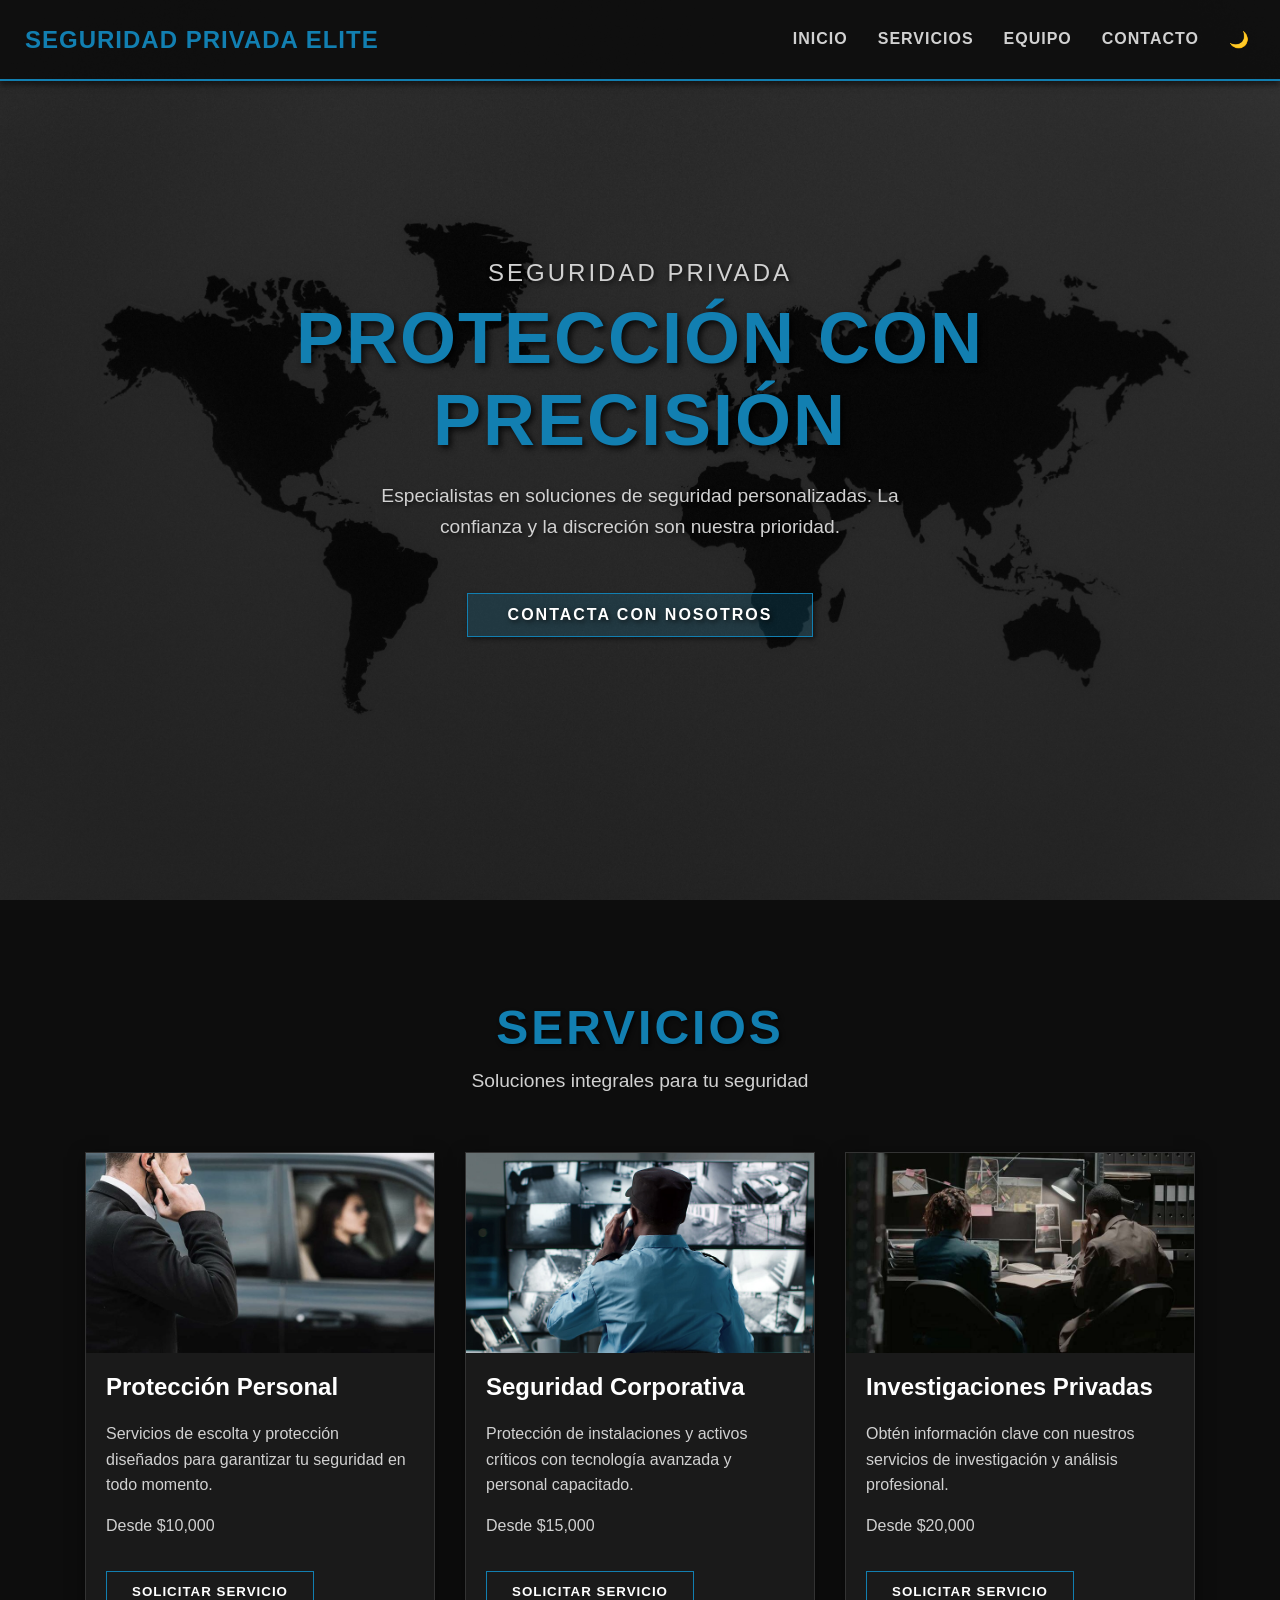
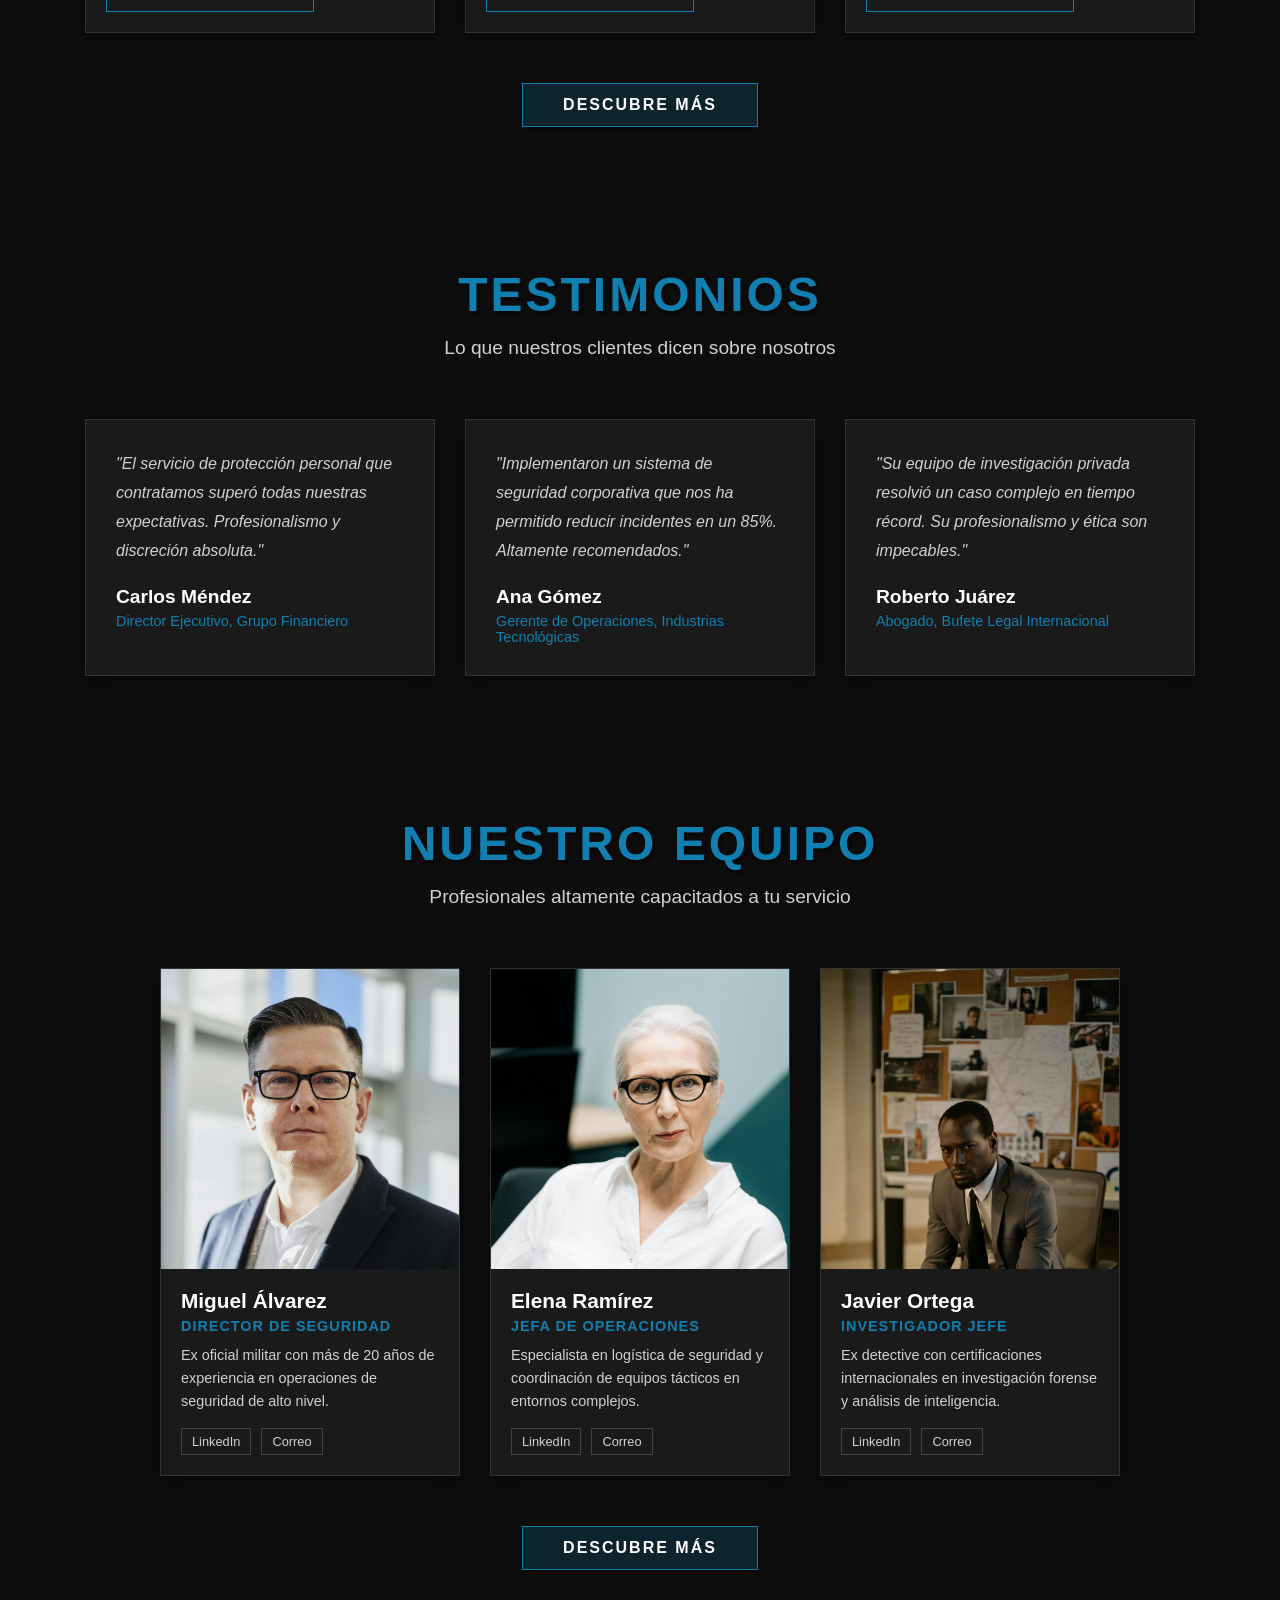
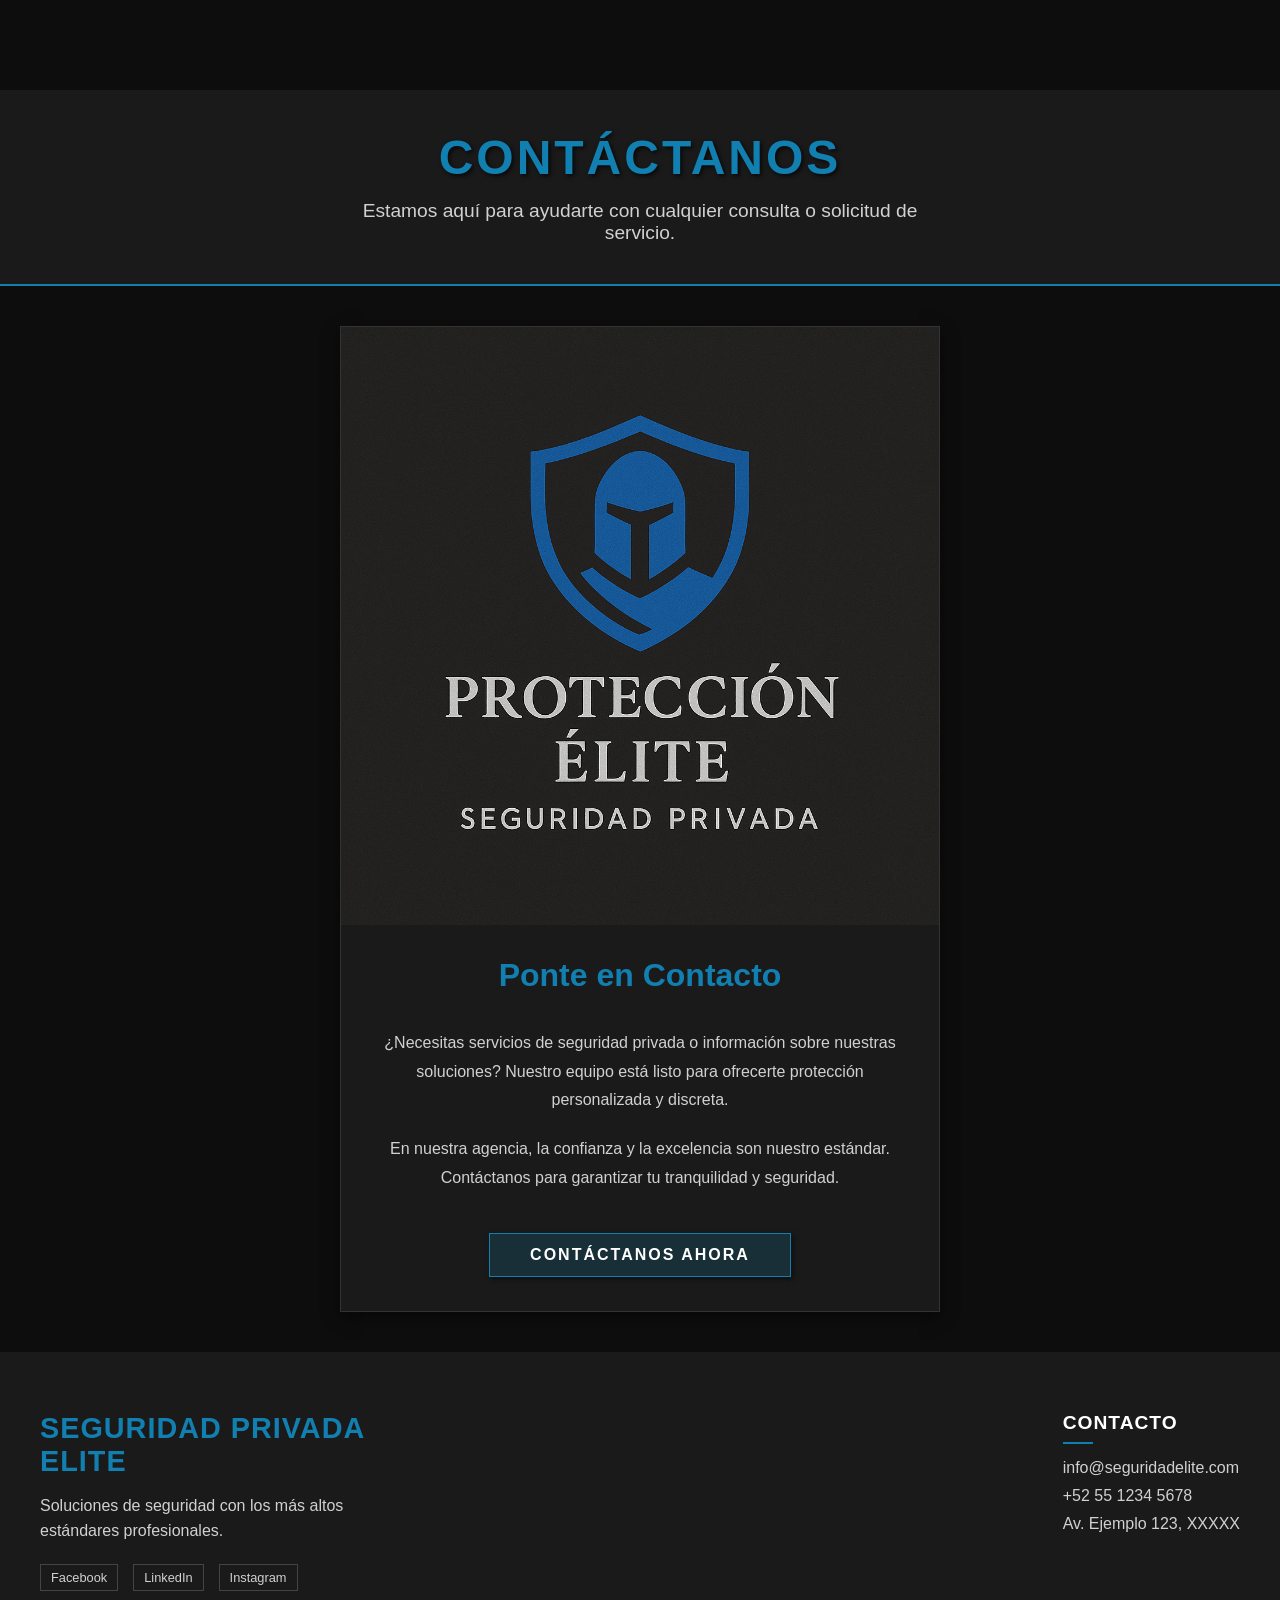
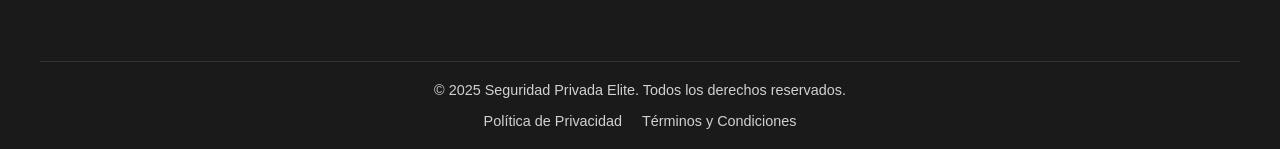
<file: index.html>
<!DOCTYPE html>
<html lang="es">
<head>
    <meta charset="UTF-8">
    <meta name="viewport" content="width=device-width, initial-scale=1.0">
    <title>Seguridad Privada Elite</title>
    <script src="js/theme-mode.js"></script>
    <link rel="stylesheet" href="css/styles.css">
    <link rel="icon" href="imagenes/Logo.png" type="image/webp">
</head>
<body>
    
    <div class="container">
        <div class="logo">
            Seguridad Privada Elite
        </div>
        <nav class="nav">
            <a href="index.html">Inicio</a>
            <a href="servicios.html">Servicios</a>
            <a href="equipo.html">Equipo</a>
            <a href="contacto.html">Contacto</a>
            <a href="#" id="toggle-mode" >🌙</a>     
        </nav>
    </div>

    <section class="hero">
        <div class="hero-text">
            <h4>Seguridad Privada</h4>
            <h1>Protección con Precisión</h1>
            <p>Especialistas en soluciones de seguridad personalizadas. La confianza y la discreción son nuestra prioridad.</p>
            <a href="contacto.html" class="btn">Contacta con Nosotros</a>
        </div>
    </section>
<!--------------------------------------------
                    SERVICIOS
---------------------------------------------->
    <section class="page">
        <div class="header">
            <h1>Servicios</h1>
            <p>Soluciones integrales para tu seguridad</p>
        </div>
        <div class="content">
            <div class="card">
                <div class="imagen">
                    <img src="imagenes/Escolta-de-Seguridad-Privada-.jpeg" alt="Protección Personal">
                </div>
                <div class="text">
                    <h2>Protección Personal</h2>
                    <p>Servicios de escolta y protección diseñados para garantizar tu seguridad en todo momento.</p>
                    <p>Desde $10,000</p><br>
                    <button><a href="contacto.html">Solicitar Servicio</a></button>
                </div>
            </div>
            <div class="card">
                <div class="imagen">
                    <img src="imagenes/operador-videowall-centro-de-monitoreo.jpg" alt="Seguridad Corporativa">
                </div>
                <div class="text">
                    <h2>Seguridad Corporativa</h2>
                    <p>Protección de instalaciones y activos críticos con tecnología avanzada y personal capacitado.</p>
                    <p>Desde $15,000</p><br>
                    <button><a href="contacto.html">Solicitar Servicio</a></button>
                </div>
            </div>
            <div class="card">
                <div class="imagen">
                    <img src="imagenes/investigacion-privada.jpg" alt="Investigaciones Privadas">
                </div>
                <div class="text">
                    <h2>Investigaciones Privadas</h2>
                    <p>Obtén información clave con nuestros servicios de investigación y análisis profesional.</p>
                    <p>Desde $20,000</p><br>
                    <button><a href="contacto.html">Solicitar Servicio</a></button>
                </div>
            </div>
            <a href="servicios.html" class="btn">Descubre Más</a>
        </div>
    </section>
<!--------------------------------------------
                    TESTIMONIOS
---------------------------------------------->
    <section class="page testimonios-section">
        <div class="header">
            <h1>Testimonios</h1>
            <p>Lo que nuestros clientes dicen sobre nosotros</p>
        </div>
        <div class="testimonios-container">
            <div class="testimonio">
                <div class="testimonio-content">
                    <div class="testimonio-text">
                        <p>"El servicio de protección personal que contratamos superó todas nuestras expectativas. Profesionalismo y discreción absoluta."</p>
                    </div>
                    <div class="testimonio-autor">
                        <h3>Carlos Méndez</h3>
                        <p>Director Ejecutivo, Grupo Financiero</p>
                    </div>
                </div>
            </div>
            <div class="testimonio">
                <div class="testimonio-content">
                    <div class="testimonio-text">
                        <p>"Implementaron un sistema de seguridad corporativa que nos ha permitido reducir incidentes en un 85%. Altamente recomendados."</p>
                    </div>
                    <div class="testimonio-autor">
                        <h3>Ana Gómez</h3>
                        <p>Gerente de Operaciones, Industrias Tecnológicas</p>
                    </div>
                </div>
            </div>
            <div class="testimonio">
                <div class="testimonio-content">
                    <div class="testimonio-text">
                        <p>"Su equipo de investigación privada resolvió un caso complejo en tiempo récord. Su profesionalismo y ética son impecables."</p>
                    </div>
                    <div class="testimonio-autor">
                        <h3>Roberto Juárez</h3>
                        <p>Abogado, Bufete Legal Internacional</p>
                    </div>
                </div>
            </div>
        </div>
    </section>
<!--------------------------------------------
                    EQUIPO
---------------------------------------------->

    <section class="page equipo-section">
        <div class="header">
            <h1>Nuestro Equipo</h1>
            <p>Profesionales altamente capacitados a tu servicio</p>
        </div>
        <div class="equipo-container">
            <div class="miembro">
                <div class="miembro-foto">
                    <img src="imagenes/pexels-linkedin-2182970.jpg" alt="Director de Seguridad">
                </div>
                <div class="miembro-info">
                    <h3>Miguel Álvarez</h3>
                    <p class="cargo">Director de Seguridad</p>
                    <p class="descripcion">Ex oficial militar con más de 20 años de experiencia en operaciones de seguridad de alto nivel.</p>
                    <div class="miembro-contacto">
                        <a href="https://www.linkedin.com/" class="social-icon">LinkedIn</a>
                        <a href="mailto:correo@gmail.com" class="social-icon">Correo</a>
                    </div>
                </div>
            </div>
            <div class="miembro">
                <div class="miembro-foto">
                    <img src="imagenes/pexels-cottonbro-5971253.jpg" alt="Jefa de Operaciones">
                </div>
                <div class="miembro-info">
                    <h3>Elena Ramírez</h3>
                    <p class="cargo">Jefa de Operaciones</p>
                    <p class="descripcion">Especialista en logística de seguridad y coordinación de equipos tácticos en entornos complejos.</p>
                    <div class="miembro-contacto">
                        <a href="https://www.linkedin.com/" class="social-icon">LinkedIn</a>
                        <a href="mailto:correo@gmail.com" class="social-icon">Correo</a>
                    </div>
                </div>
            </div>
            <div class="miembro">
                <div class="miembro-foto">
                    <img src="imagenes/pexels-cottonbro-8371717.jpg" alt="Investigador Jefe">
                </div>
                <div class="miembro-info">
                    <h3>Javier Ortega</h3>
                    <p class="cargo">Investigador Jefe</p>
                    <p class="descripcion">Ex detective con certificaciones internacionales en investigación forense y análisis de inteligencia.</p>
                    <div class="miembro-contacto">
                        <a href="https://www.linkedin.com/" class="social-icon">LinkedIn</a>
                        <a href="mailto:correo@gmail.com" class="social-icon">Correo</a>
                    </div>
                </div>
            </div>
            <a href="equipo.html" class="btn">Descubre Más</a>
        </div>
    </section>
<!--------------------------------------------
                    CONTACTO
---------------------------------------------->

    <section class="page">
        <div class="header contact-header">
            <h1>Contáctanos</h1>
            <p>Estamos aquí para ayudarte con cualquier consulta o solicitud de servicio.</p>
        </div>
        <div class="cards">
            <div class="card2">
                <div class="imagen2">
                    <img src="imagenes/Logo.png" alt="Seguridad Personalizada">
                </div>
                <div class="text">
                    <h2>Ponte en Contacto</h2>
                    <p>¿Necesitas servicios de seguridad privada o información sobre nuestras soluciones? Nuestro equipo está listo para ofrecerte protección personalizada y discreta.</p>
                    <p>En nuestra agencia, la confianza y la excelencia son nuestro estándar. Contáctanos para garantizar tu tranquilidad y seguridad.</p>
                    <a href="contacto.html" class="btn">Contáctanos Ahora</a>
                </div>
            </div>
        </div>
    </section>

<!--------------------------------------------
                    FOOTER
---------------------------------------------->
    <footer class="footer">
        <div class="footer-content">
            <div class="footer-info">
                <div class="footer-logo">Seguridad Privada Elite</div>
                <p>Soluciones de seguridad con los más altos estándares profesionales.</p>
                <div class="footer-social">
                    <a href="https://www.facebook.com/#" class="social-icon">Facebook</a>
                    <a href="https://www.linkedin.com/" class="social-icon">LinkedIn</a>
                    <a href="https://www.instagram.com/" class="social-icon">Instagram</a>
                </div>
            </div>

                <div class="footer-links-column">
                    <h3>Contacto</h3>
                    <p>info@seguridadelite.com</p>
                    <p>+52 55 1234 5678</p>
                    <p>Av. Ejemplo 123, XXXXX</p>
                </div>
            </div>
        </div>
        <div class="footer-bottom">
            <p>&copy; 2025 Seguridad Privada Elite. Todos los derechos reservados.</p>
            <nav class="footer-nav">
                <a href="politica-privacidad.html">Política de Privacidad</a>
                <a href="terminos-condiciones.html">Términos y Condiciones</a>
            </nav>
        </div>
    </footer>

 
</body>
</html>

</body>
</html>
</file>
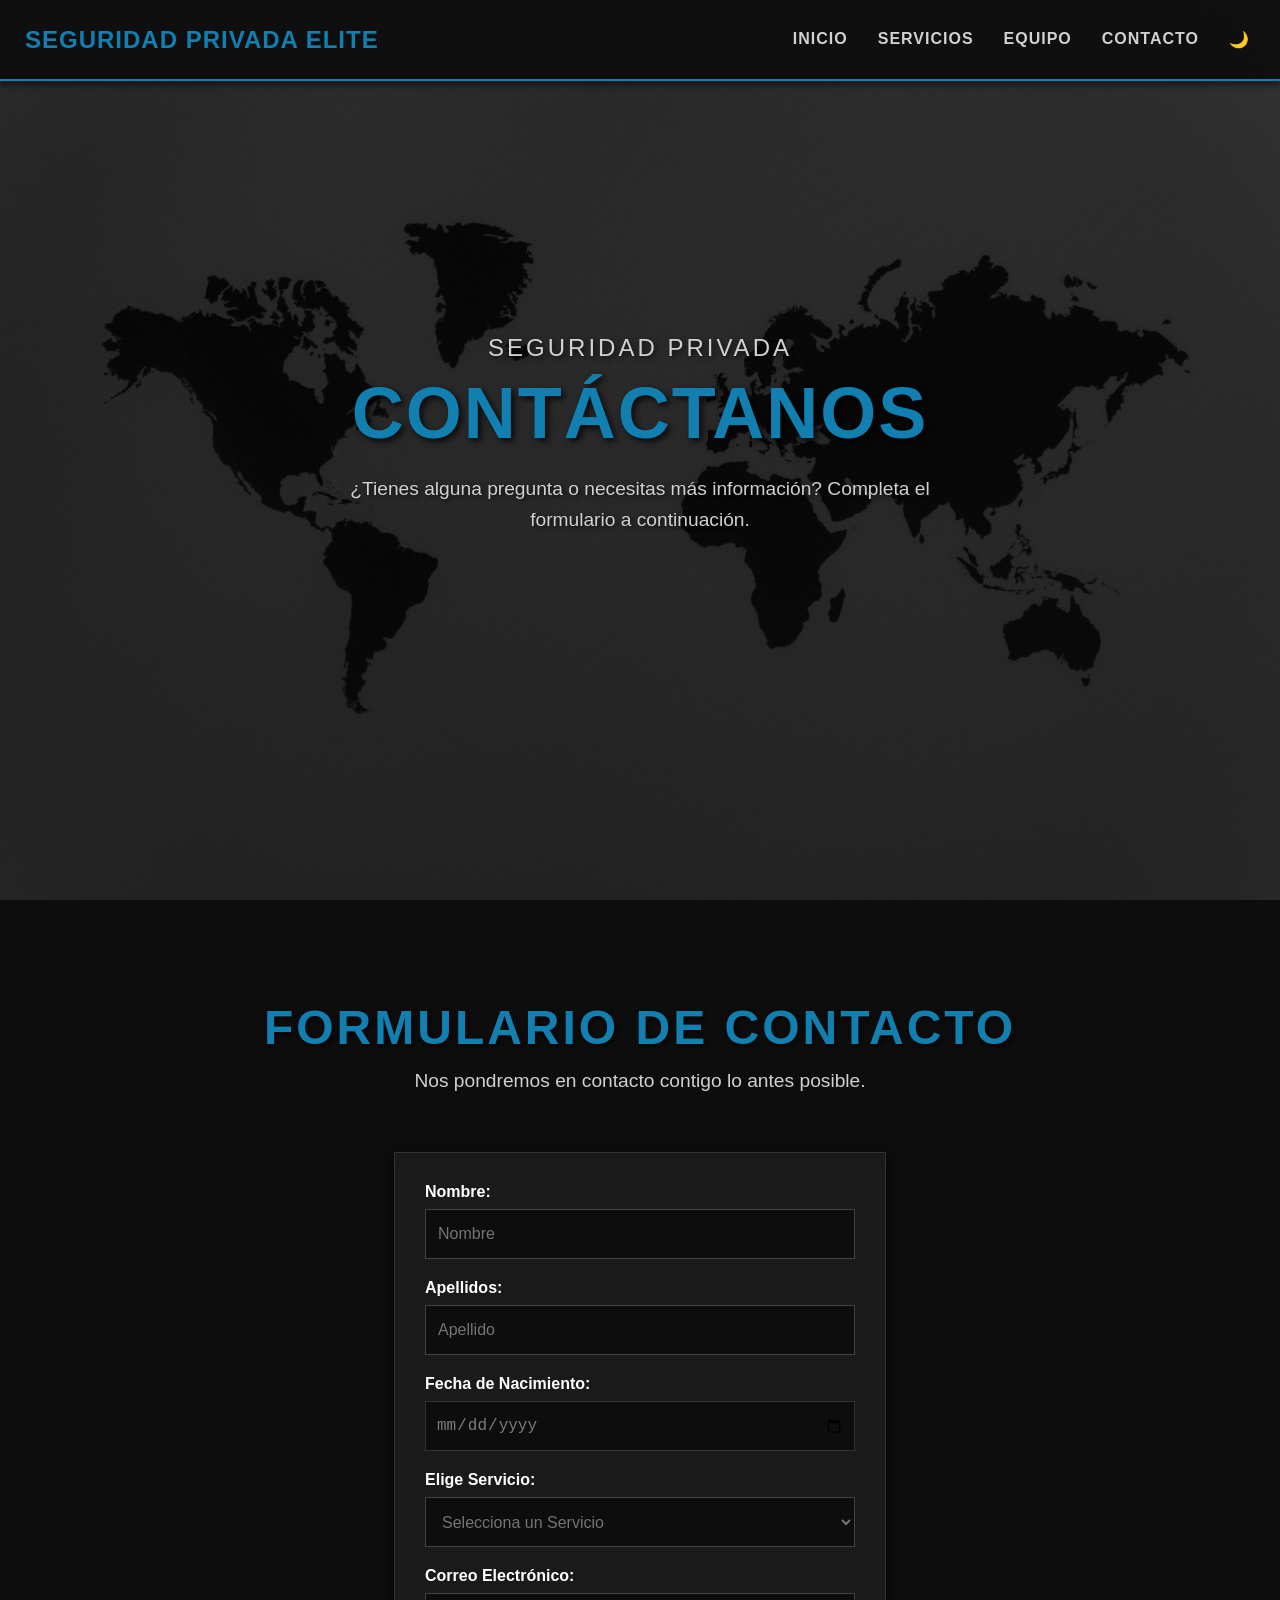
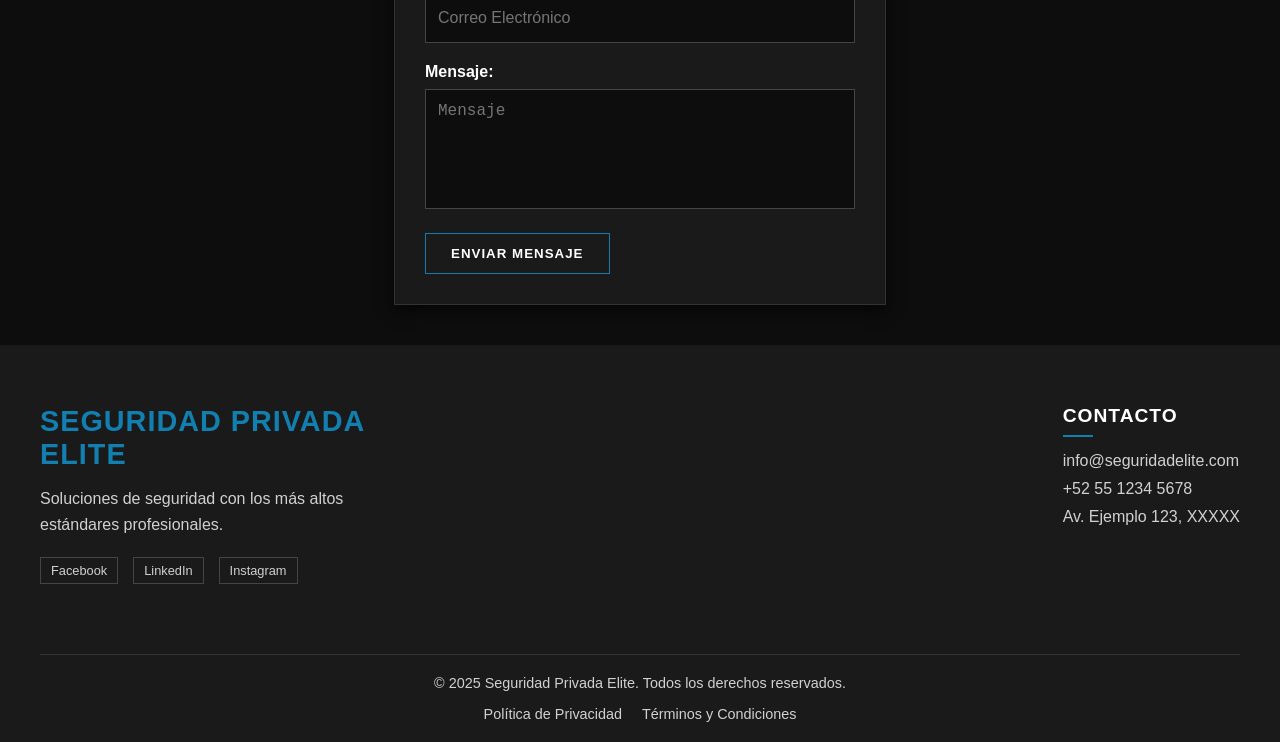
<file: contacto.html>
<!DOCTYPE html>
<html lang="en">
<head>
    <meta charset="UTF-8">
    <meta name="viewport" content="width=device-width, initial-scale=1.0">
    <script src="js/theme-mode.js"></script>
    <link rel="stylesheet" href="css/styles.css">
    <link rel="icon" href="imagenes/Logo.png" type="image/webp">   
    <title>Contacto</title>

</head>
<body>
    <div class="container">
        <div class="logo">
            Seguridad Privada Elite
        </div>
        <nav class="nav">
            <a href="index.html">Inicio</a>
            <a href="servicios.html">Servicios</a>
            <a href="equipo.html">Equipo</a>
            <a href="contacto.html">Contacto</a>
            <a href="#" id="toggle-mode" >🌙</a>     
        </nav>
    </div>
    <section class="hero">
        <div class="hero-text">
            <h4>Seguridad Privada</h4>
            <h1>Contáctanos</h1>
            <p>¿Tienes alguna pregunta o necesitas más información? Completa el formulario a continuación.</p>
        </div>
    </section>
    <section class="page">
        <div class="header">
            <h1>Formulario de Contacto</h1>
            <p>Nos pondremos en contacto contigo lo antes posible.</p>
        </div>
        <div class="content">
            <form>
                <label for="name">Nombre:</label>
                <input type="text" id="name" name="name" placeholder="Nombre" required>

                <label for="surname">Apellidos:</label>
                <input type="text" id="name" name="name" placeholder="Apellido" required>

                <label for="Date">Fecha de Nacimiento:</label>
                <input type="date" id="date" placeholder="Fecha de Nacimiento" name="date" required>

                <p>
                    <label>
                        <span>Elige Servicio:</span>
                    </label>
                    <select id="service" name="userservice" required>
                        <option value="" disable selected>Selecciona un Servicio</option>
                        <option value="servicio1">Protección Personal</option>
                        <option value="servicio2">Seguridad Corporativa</option>
                        <option value="servicio3">Seguridad Residencial</option>
                        <option value="servicio4">Investigaciones Privadas</option>
                        <option value="servicio5">Seguridad para Eventos</option>
                        <option value="servicio6">Formación de Seguridad</option>
                        <option value="servicio7">Seguridad en Logística</option>
                        <option value="servicio8">Escoltas Ejecutivas</option>
                        <option value="servicio9">Seguridad Cibernética</option>
                    </select>
                </p>
                <p>
                <label for="email">Correo Electrónico:</label>
                <input type="email" id="email" name="email" placeholder="Correo Electrónico" required>
                
                <label for="message">Mensaje:</label>
                <textarea id="message" name="message" rows="4" placeholder="Mensaje" required></textarea>
                
                <button class="cta" type="submit">Enviar Mensaje</button>
            </form>
        </div>
    </section>
<!--------------------------------------------
                    FOOTER
---------------------------------------------->
<footer class="footer">
    <div class="footer-content">
        <div class="footer-info">
            <div class="footer-logo">Seguridad Privada Elite</div>
            <p>Soluciones de seguridad con los más altos estándares profesionales.</p>
            <div class="footer-social">
                <a href="#" class="social-icon">Facebook</a>
                <a href="#" class="social-icon">LinkedIn</a>
                <a href="#" class="social-icon">Instagram</a>
            </div>
        </div>

            <div class="footer-links-column">
                <h3>Contacto</h3>
                <p>info@seguridadelite.com</p>
                <p>+52 55 1234 5678</p>
                <p>Av. Ejemplo 123, XXXXX</p>
            </div>
        </div>
    </div>
    <div class="footer-bottom">
        <p>&copy; 2025 Seguridad Privada Elite. Todos los derechos reservados.</p>
        <nav class="footer-nav">
            <a href="politica-privacidad.html">Política de Privacidad</a>
            <a href="terminos-condiciones.html">Términos y Condiciones</a>
        </nav>
    </div>
</footer>
</body>
</html>
</file>
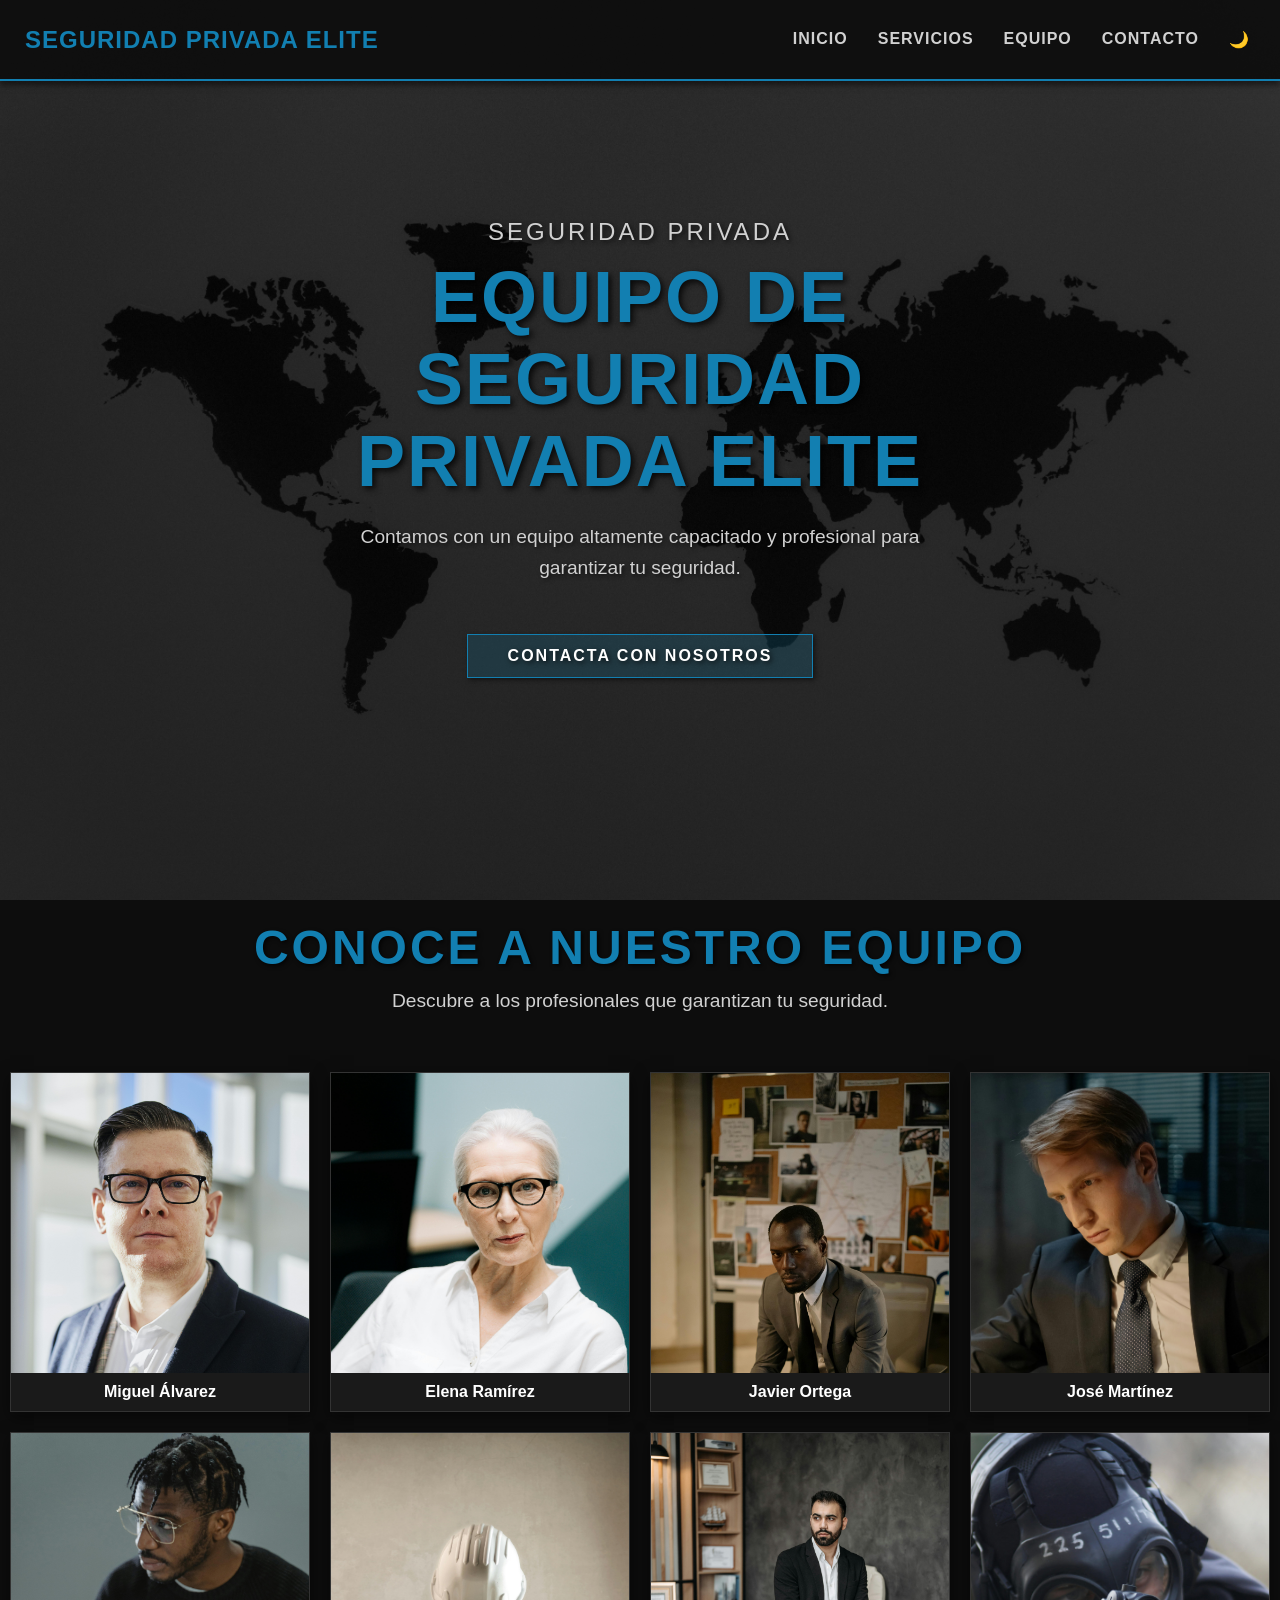
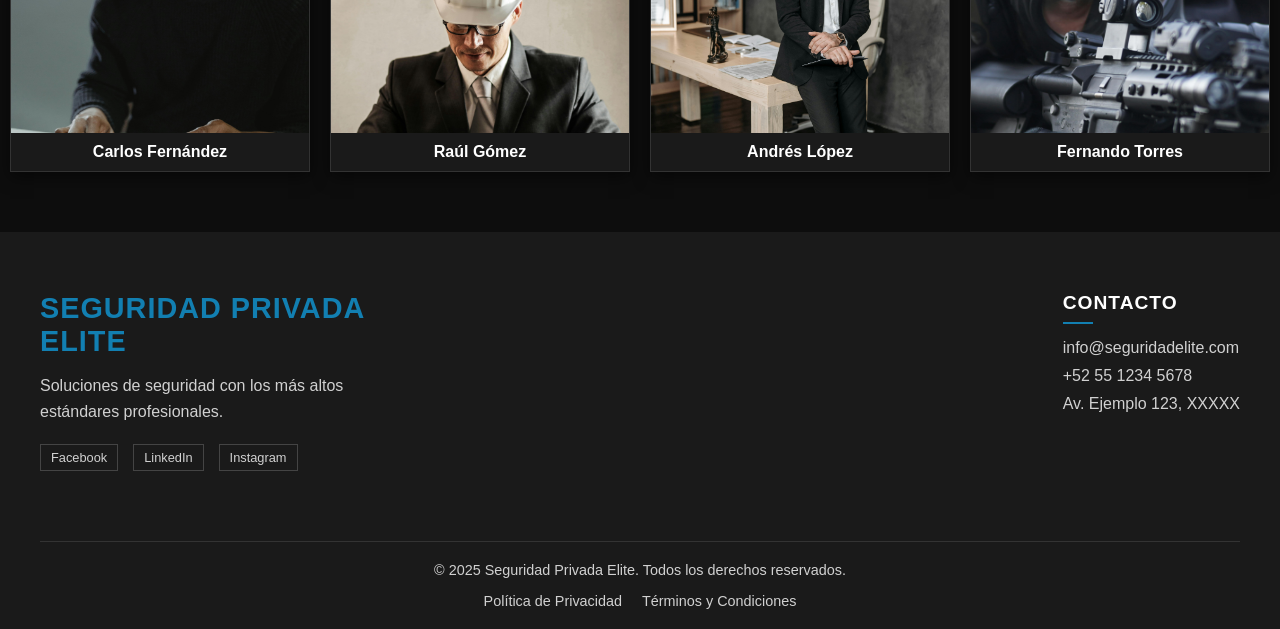
<file: equipo.html>
<!DOCTYPE html>
<html lang="en">
<head>
    <meta charset="UTF-8">
    <meta name="viewport" content="width=device-width, initial-scale=1.0">
    <title>Equipo</title>
    <script src="js/theme-mode.js"></script>
    <link rel="stylesheet" href="css/styles.css">
    <link rel="icon" href="imagenes/Logo.png" type="image/webp">
</head>
<body>
    <div class="container">
        <div class="logo">
            Seguridad Privada Elite
        </div>
        <nav class="nav">
            <a href="index.html">Inicio</a>
            <a href="servicios.html">Servicios</a>
            <a href="equipo.html">Equipo</a>
            <a href="contacto.html">Contacto</a>
            <a href="#" id="toggle-mode" >🌙</a>     
        </nav>
    </div>

    <section class="hero">
        <div class="hero-text">
            <h4>Seguridad Privada</h4>
            <h1>Equipo de Seguridad Privada Elite</h1>
            <p>Contamos con un equipo altamente capacitado y profesional para garantizar tu seguridad.</p>

            <a href="contacto.html" class="btn">Contacta con Nosotros</a>
        </div>
    </section>
    
    <section class="galeria-equipo">
        <div class="header">
            <h1>Conoce a Nuestro Equipo</h1>
            <p>Descubre a los profesionales que garantizan tu seguridad.</p>
        </div>
        <div class="galeria-container">
            <div class="miembro">
                <div class="miembro-foto">
                    <img src="imagenes/pexels-linkedin-2182970.jpg" alt="Director de Seguridad">
                    <div class="overlay">
                        <p>Director de Seguridad</p>
                    </div>
                </div>
                <p class="miembro-nombre">Miguel Álvarez</p>
            </div>
            <div class="miembro">
                <div class="miembro-foto">
                    <img src="imagenes/pexels-cottonbro-5971253.jpg" alt="Jefa de Operaciones">
                    <div class="overlay">
                        <p>Jefa de Operaciones</p>
                    </div>
                </div>
                <p class="miembro-nombre">Elena Ramírez</p>
            </div>
            <div class="miembro">
                <div class="miembro-foto">
                    <img src="imagenes/pexels-cottonbro-8371717.jpg" alt="Investigador Jefe">
                    <div class="overlay">
                        <p>Investigador Jefe</p>
                    </div>
                </div>
                <p class="miembro-nombre">Javier Ortega</p>
            </div>
            <div class="miembro">
                <div class="miembro-foto">
                    <img src="imagenes/analista_de_seguridad.jpg" alt="Analista de Seguridad">
                    <div class="overlay">
                        <p>Analista de Seguridad</p>
                    </div>
                </div>
                <p class="miembro-nombre">José Martínez</p>
            </div>
            <div class="miembro">
                <div class="miembro-foto">
                    <img src="imagenes/especialista_Ciberseguridad.jpg" alt="Especialista en Ciberseguridad">
                    <div class="overlay">
                        <p>Especialista en Ciberseguridad</p>
                    </div>
                </div>
                <p class="miembro-nombre">Carlos Fernández</p>
            </div>
            <div class="miembro">
                <div class="miembro-foto">
                    <img src="imagenes/coordinador-operaciones.jpg" alt="Coordinador de Operaciones">
                    <div class="overlay">
                        <p>Coordinador de Operaciones</p>
                    </div>
                </div>
                <p class="miembro-nombre">Raúl Gómez</p>
            </div>
            <div class="miembro">
                <div class="miembro-foto">
                    <img src="imagenes/consultor_riesgos.jpg" alt="Consultor de Riesgos">
                    <div class="overlay">
                        <p>Consultor de Riesgos</p>
                    </div>
                </div>
                <p class="miembro-nombre">Andrés López</p>
            </div>
            <div class="miembro">
                <div class="miembro-foto">
                    <img src="imagenes/especialista_protec_fis.jpg" alt="Especialista en Protección Física">
                    <div class="overlay">
                        <p>Especialista en Protección Física</p>
                    </div>
                </div>
                <p class="miembro-nombre">Fernando Torres</p>
            </div>
        </div>
    </section>

    <footer class="footer">
        <div class="footer-content">
            <div class="footer-info">
                <div class="footer-logo">Seguridad Privada Elite</div>
                <p>Soluciones de seguridad con los más altos estándares profesionales.</p>
                <div class="footer-social">
                    <a href="https://www.facebook.com/#" class="social-icon">Facebook</a>
                    <a href="https://www.linkedin.com/" class="social-icon">LinkedIn</a>
                    <a href="https://www.instagram.com/" class="social-icon">Instagram</a>
                </div>
            </div>

                <div class="footer-links-column">
                    <h3>Contacto</h3>
                    <p>info@seguridadelite.com</p>
                    <p>+52 55 1234 5678</p>
                    <p>Av. Ejemplo 123, XXXXX</p>
                </div>
            </div>
        </div>
        <div class="footer-bottom">
            <p>&copy; 2025 Seguridad Privada Elite. Todos los derechos reservados.</p>
            <nav class="footer-nav">
                <a href="politica-privacidad.html">Política de Privacidad</a>
                <a href="terminos-condiciones.html">Términos y Condiciones</a>
            </nav>
        </div>
    </footer>
</body>
</html>
</file>
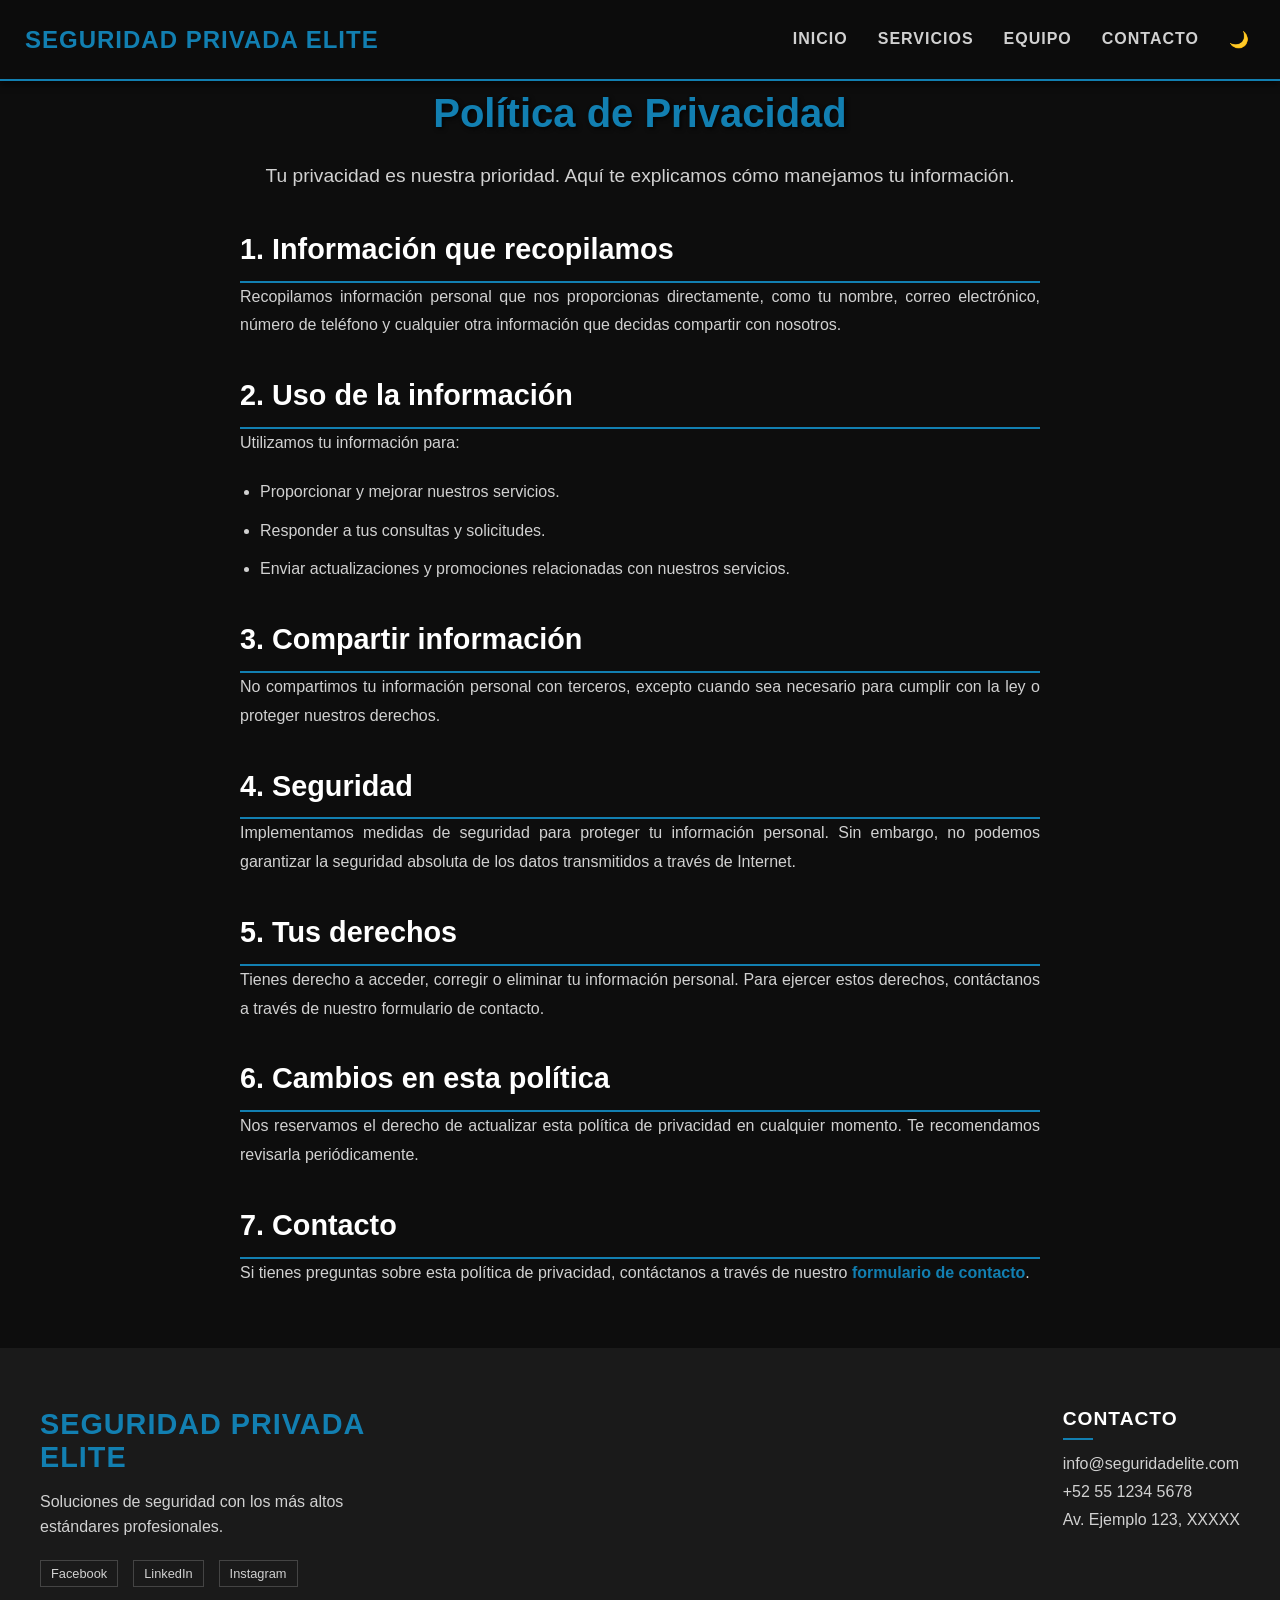
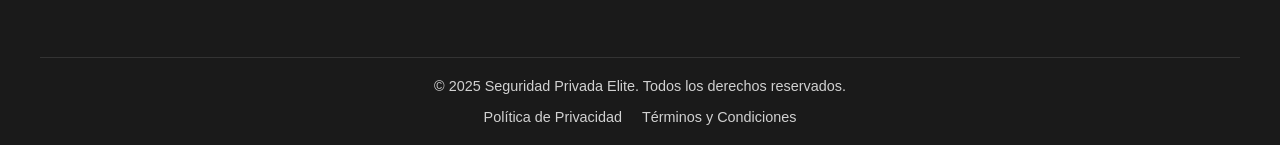
<file: politica-privacidad.html>
<!DOCTYPE html>
<html lang="en">
<head>
    <meta charset="UTF-8">
    <meta name="viewport" content="width=device-width, initial-scale=1.0">
    <script src="js/theme-mode.js"></script>
    <link rel="stylesheet" href="css/styles.css">
    <link rel="icon" href="imagenes/Logo.png" type="image/webp">
    <title>Política de Privacidad</title>
</head>
<body>
    <div class="container">
        <div class="logo">
            Seguridad Privada Elite
        </div>
        <nav class="nav">
            <a href="index.html">Inicio</a>
            <a href="servicios.html">Servicios</a>
            <a href="equipo.html">Equipo</a>
            <a href="contacto.html">Contacto</a>
            <a href="#" id="toggle-mode" >🌙</a>     
        </nav>
    </div>
    <section class="privacy-page">
        <div class="privacy-header">
            <h1 class="privacy-title">Política de Privacidad</h1>
            <p class="privacy-subtitle">Tu privacidad es nuestra prioridad. Aquí te explicamos cómo manejamos tu información.</p>
        </div>
        <div class="privacy-content">
            <h2 class="privacy-section-title">1. Información que recopilamos</h2>
            <p class="privacy-text">Recopilamos información personal que nos proporcionas directamente, como tu nombre, correo electrónico, número de teléfono y cualquier otra información que decidas compartir con nosotros.</p>
            
            <h2 class="privacy-section-title">2. Uso de la información</h2>
            <p class="privacy-text">Utilizamos tu información para:</p>
            <ul class="privacy-list">
                <li>Proporcionar y mejorar nuestros servicios.</li>
                <li>Responder a tus consultas y solicitudes.</li>
                <li>Enviar actualizaciones y promociones relacionadas con nuestros servicios.</li>
            </ul>
            
            <h2 class="privacy-section-title">3. Compartir información</h2>
            <p class="privacy-text">No compartimos tu información personal con terceros, excepto cuando sea necesario para cumplir con la ley o proteger nuestros derechos.</p>
            
            <h2 class="privacy-section-title">4. Seguridad</h2>
            <p class="privacy-text">Implementamos medidas de seguridad para proteger tu información personal. Sin embargo, no podemos garantizar la seguridad absoluta de los datos transmitidos a través de Internet.</p>
            
            <h2 class="privacy-section-title">5. Tus derechos</h2>
            <p class="privacy-text">Tienes derecho a acceder, corregir o eliminar tu información personal. Para ejercer estos derechos, contáctanos a través de nuestro formulario de contacto.</p>
            
            <h2 class="privacy-section-title">6. Cambios en esta política</h2>
            <p class="privacy-text">Nos reservamos el derecho de actualizar esta política de privacidad en cualquier momento. Te recomendamos revisarla periódicamente.</p>
            
            <h2 class="privacy-section-title">7. Contacto</h2>
            <p class="privacy-text">Si tienes preguntas sobre esta política de privacidad, contáctanos a través de nuestro <a href="contacto.html" class="privacy-link">formulario de contacto</a>.</p>
        </div>
    </section>
<!--------------------------------------------
                    FOOTER
---------------------------------------------->
<footer class="footer">
    <div class="footer-content">
        <div class="footer-info">
            <div class="footer-logo">Seguridad Privada Elite</div>
            <p>Soluciones de seguridad con los más altos estándares profesionales.</p>
            <div class="footer-social">
                <a href="#" class="social-icon">Facebook</a>
                <a href="#" class="social-icon">LinkedIn</a>
                <a href="#" class="social-icon">Instagram</a>
            </div>
        </div>

            <div class="footer-links-column">
                <h3>Contacto</h3>
                <p>info@seguridadelite.com</p>
                <p>+52 55 1234 5678</p>
                <p>Av. Ejemplo 123, XXXXX</p>
            </div>
        </div>
    </div>
    <div class="footer-bottom">
        <p>&copy; 2025 Seguridad Privada Elite. Todos los derechos reservados.</p>
        <nav class="footer-nav">
            <a href="politica-privacidad.html">Política de Privacidad</a>
            <a href="terminos-condiciones.html">Términos y Condiciones</a>
        </nav>
    </div>
</footer>
</body>
</html>
</file>
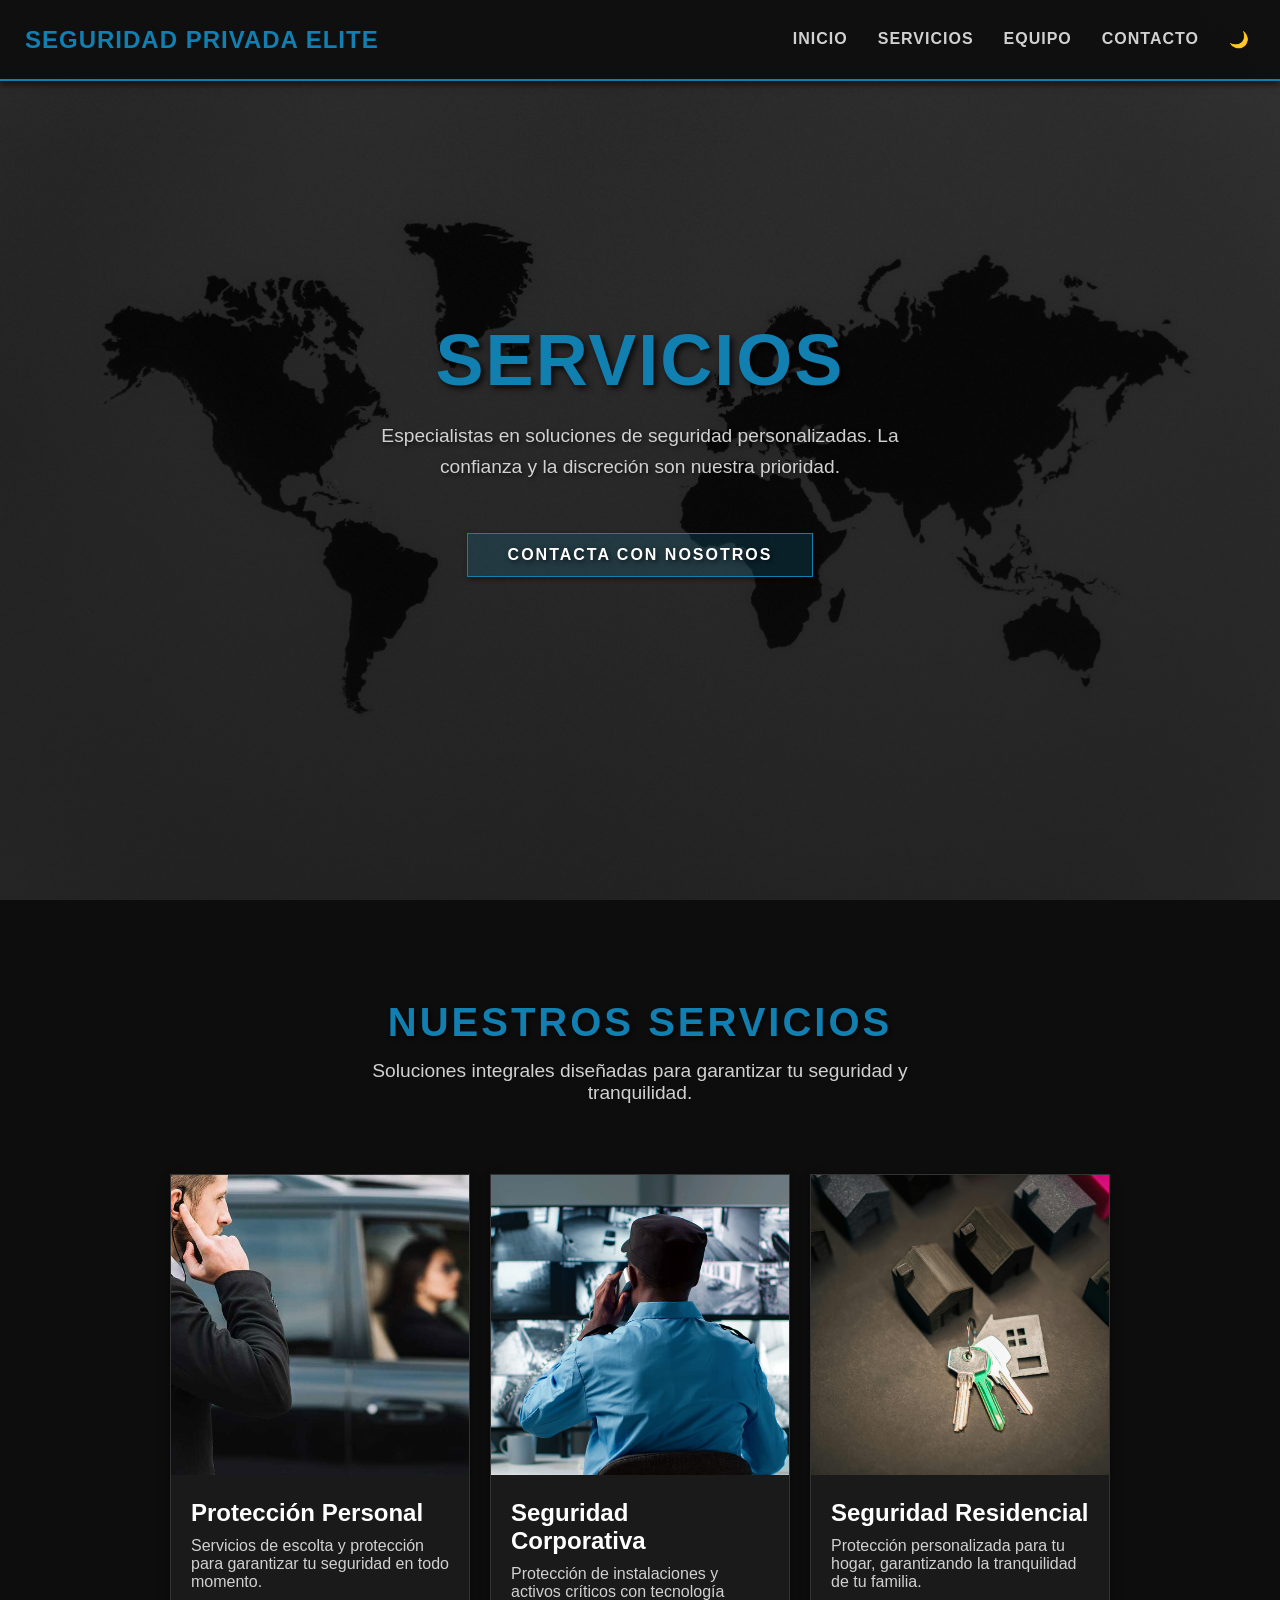
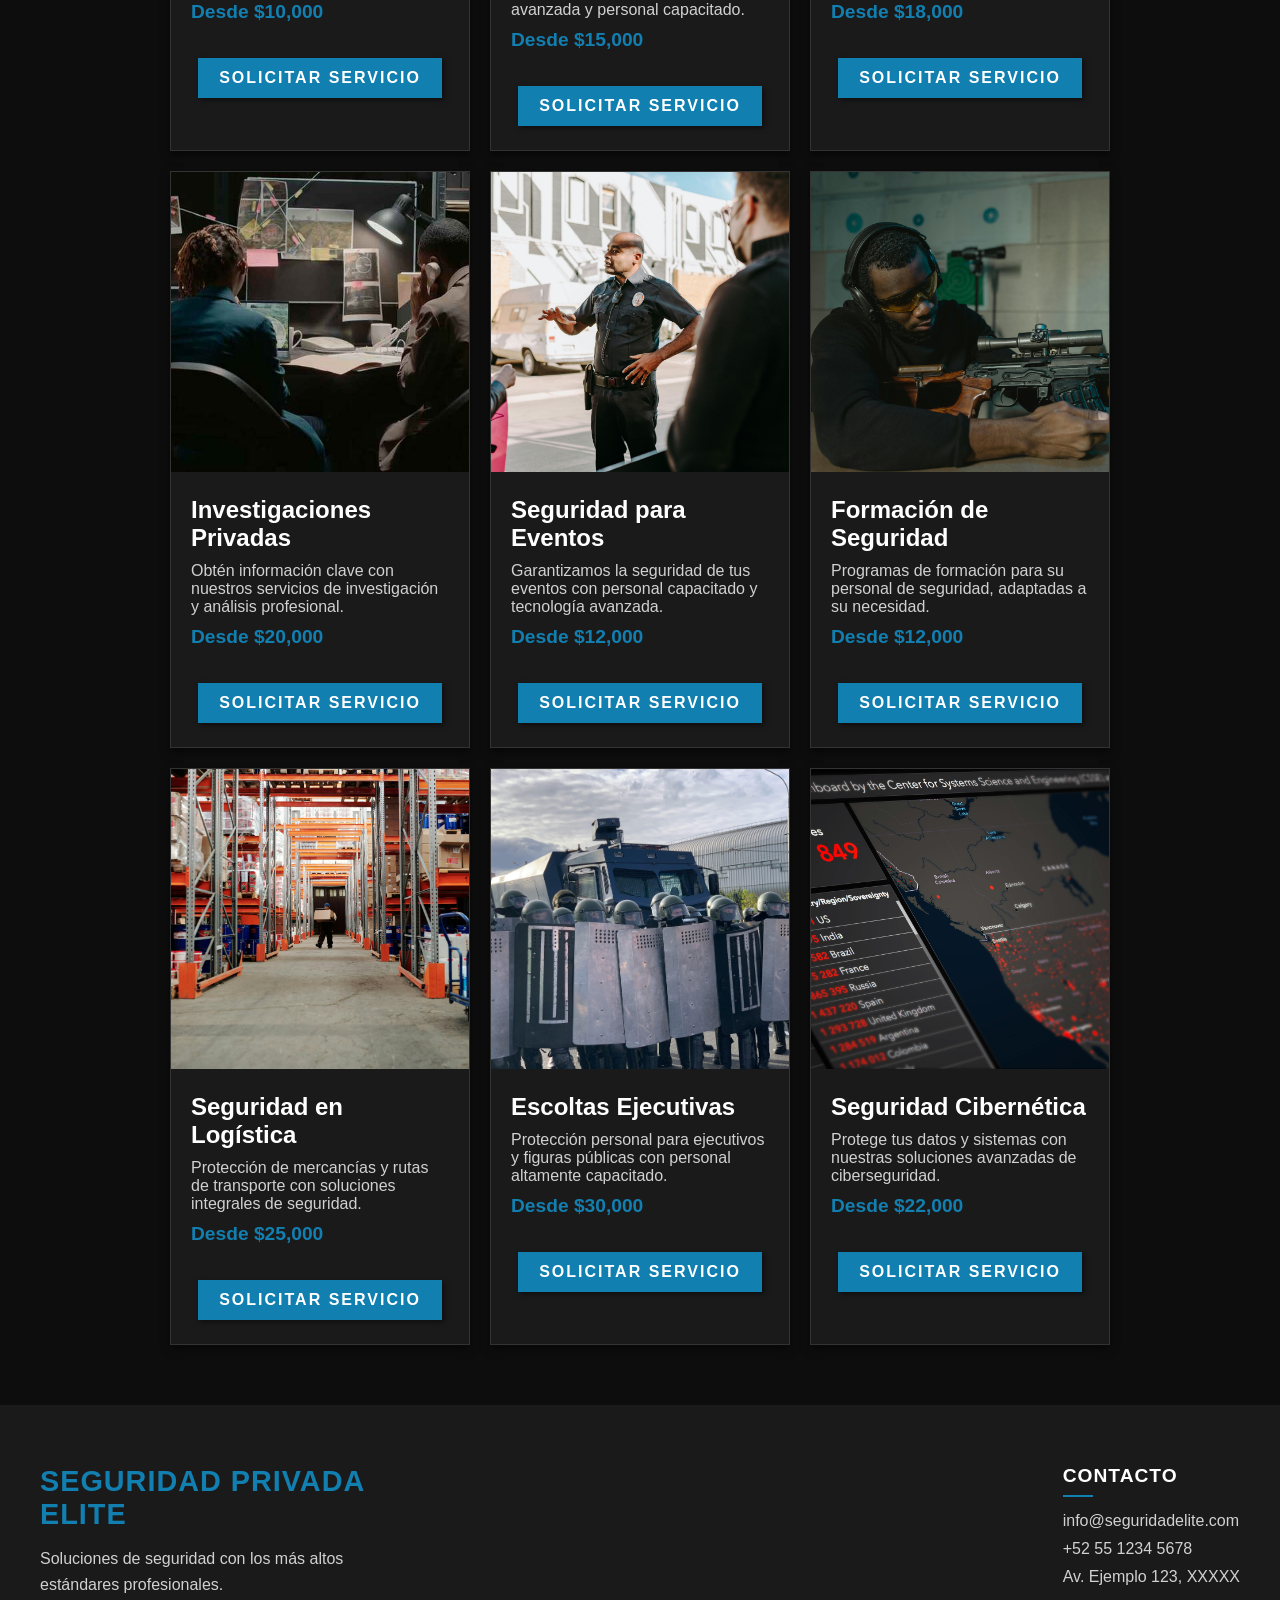
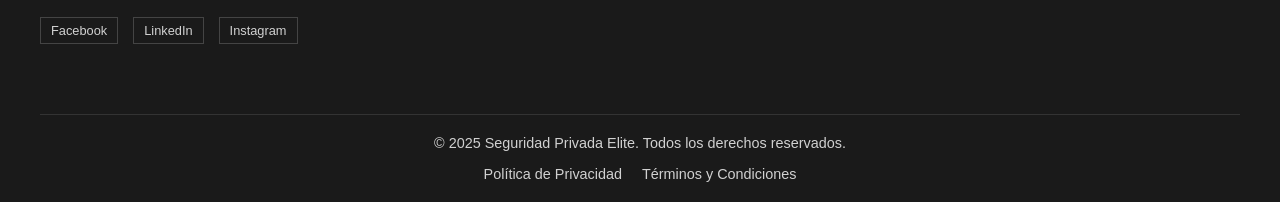
<file: servicios.html>
<!DOCTYPE html>
<html lang="es">
<head>
    <meta charset="UTF-8">
    <meta name="viewport" content="width=device-width, initial-scale=1.0">
    <title>Servicios</title>
    <script src="js/theme-mode.js"></script>
    <link rel="stylesheet" href="css/styles.css">
    <link rel="icon" href="imagenes/Logo.png" type="image/webp">
</head>
<body>
    <div class="container">
        <div class="logo">
            Seguridad Privada Elite
        </div>
        <nav class="nav">
            <a href="index.html">Inicio</a>
            <a href="servicios.html">Servicios</a>
            <a href="equipo.html">Equipo</a>
            <a href="contacto.html">Contacto</a>
            <a href="#" id="toggle-mode" >🌙</a>     
        </nav>
    </div>
    <section class="hero">
        <div class="hero-text">
            <h1>Servicios</h1>
            <p>Especialistas en soluciones de seguridad personalizadas. La confianza y la discreción son nuestra prioridad.</p>
            <a href="contacto.html" class="btn">Contacta con Nosotros</a>
        </div>
    </section>

    <section class="page servicios-page">
        <div class="header">
            <h1>Nuestros Servicios</h1>
            <p>Soluciones integrales diseñadas para garantizar tu seguridad y tranquilidad.</p>
        </div>
        <div class="servicios-container">
            <div class="servicio-card">
                <div class="servicio-imagen">
                    <img src="imagenes/Escolta-de-Seguridad-Privada-.jpeg" alt="Protección Personal">
                </div>
                <div class="servicio-info">
                    <h2>Protección Personal</h2>
                    <p>Servicios de escolta y protección para garantizar tu seguridad en todo momento.</p>
                    <p class="precio">Desde $10,000</p>
                    <a href="contacto.html" class="btn">Solicitar Servicio</a>
                </div>
            </div>
            <div class="servicio-card">
                <div class="servicio-imagen">
                    <img src="imagenes/operador-videowall-centro-de-monitoreo.jpg" alt="Seguridad Corporativa">
                </div>
                <div class="servicio-info">
                    <h2>Seguridad Corporativa</h2>
                    <p>Protección de instalaciones y activos críticos con tecnología avanzada y personal capacitado.</p>
                    <p class="precio">Desde $15,000</p>
                    <a href="contacto.html" class="btn">Solicitar Servicio</a>
                </div>
            </div>
            <div class="servicio-card">
                <div class="servicio-imagen">
                    <img src="imagenes/seguridad-residencial.jpg" alt="Seguridad Residencial">
                </div>
                <div class="servicio-info">
                    <h2>Seguridad Residencial</h2>
                    <p>Protección personalizada para tu hogar, garantizando la tranquilidad de tu familia.</p>
                    <p class="precio">Desde $18,000</p>
                    <a href="contacto.html" class="btn">Solicitar Servicio</a>
                </div>
            </div>
            <div class="servicio-card">
                <div class="servicio-imagen">
                    <img src="imagenes/investigacion-privada.jpg" alt="Investigaciones Privadas">
                </div>
                <div class="servicio-info">
                    <h2>Investigaciones Privadas</h2>
                    <p>Obtén información clave con nuestros servicios de investigación y análisis profesional.</p>
                    <p class="precio">Desde $20,000</p>
                    <a href="contacto.html" class="btn">Solicitar Servicio</a>
                </div>
            </div>
            <div class="servicio-card">
                <div class="servicio-imagen">
                    <img src="imagenes/seguridad-eventos.jpg" alt="Seguridad para Eventos">
                </div>
                <div class="servicio-info">
                    <h2>Seguridad para Eventos</h2>
                    <p>Garantizamos la seguridad de tus eventos con personal capacitado y tecnología avanzada.</p>
                    <p class="precio">Desde $12,000</p>
                    <a href="contacto.html" class="btn">Solicitar Servicio</a>
                </div>
            </div>
            <div class="servicio-card">
                <div class="servicio-imagen">
                    <img src="imagenes/capacitacion-seguridad.jpg" alt="Capacitación en Seguridad">
                </div>
                <div class="servicio-info">
                    <h2>Formación de Seguridad</h2>
                    <p>Programas de formación para su personal de seguridad, adaptadas a su necesidad.</p>
                    <p class="precio">Desde $12,000</p>
                    <a href="contacto.html" class="btn">Solicitar Servicio</a>
                </div>
            </div>

            <div class="servicio-card">
                <div class="servicio-imagen">
                    <img src="imagenes/seguridad-logistica.jpg" alt="Seguridad en Logística">
                </div>
                <div class="servicio-info">
                    <h2>Seguridad en Logística</h2>
                    <p>Protección de mercancías y rutas de transporte con soluciones integrales de seguridad.</p>
                    <p class="precio">Desde $25,000</p>
                    <a href="contacto.html" class="btn">Solicitar Servicio</a>
                </div>
            </div>
            <div class="servicio-card">
                <div class="servicio-imagen">
                    <img src="imagenes/seguridad-escoltas.jpg" alt="Escoltas Ejecutivas">
                </div>
                <div class="servicio-info">
                    <h2>Escoltas Ejecutivas</h2>
                    <p>Protección personal para ejecutivos y figuras públicas con personal altamente capacitado.</p>
                    <p class="precio">Desde $30,000</p>
                    <a href="contacto.html" class="btn">Solicitar Servicio</a>
                </div>
            </div>
            <div class="servicio-card">
                <div class="servicio-imagen">
                    <img src="imagenes/seguridad-cibernetica.jpg" alt="Seguridad Cibernética">
                </div>
                <div class="servicio-info">
                    <h2>Seguridad Cibernética</h2>
                    <p>Protege tus datos y sistemas con nuestras soluciones avanzadas de ciberseguridad.</p>
                    <p class="precio">Desde $22,000</p>
                    <a href="contacto.html" class="btn">Solicitar Servicio</a>
                </div>
            </div>
        </div>
    </section>

    <footer class="footer">
        <div class="footer-content">
            <div class="footer-info">
                <div class="footer-logo">Seguridad Privada Elite</div>
                <p>Soluciones de seguridad con los más altos estándares profesionales.</p>
                <div class="footer-social">
                    <a href="#" class="social-icon">Facebook</a>
                    <a href="#" class="social-icon">LinkedIn</a>
                    <a href="#" class="social-icon">Instagram</a>
                </div>
            </div>
            <div class="footer-links-column">
                <h3>Contacto</h3>
                <p>info@seguridadelite.com</p>
                <p>+52 55 1234 5678</p>
                <p>Av. Ejemplo 123, XXXXX</p>
            </div>
        </div>
        <div class="footer-bottom">
            <p>&copy; 2025 Seguridad Privada Elite. Todos los derechos reservados.</p>
            <nav class="footer-nav">
                <a href="politica-privacidad.html">Política de Privacidad</a>
                <a href="terminos-condiciones.html">Términos y Condiciones</a>
            </nav>
        </div>
    </footer>
</body>
</html>
</file>
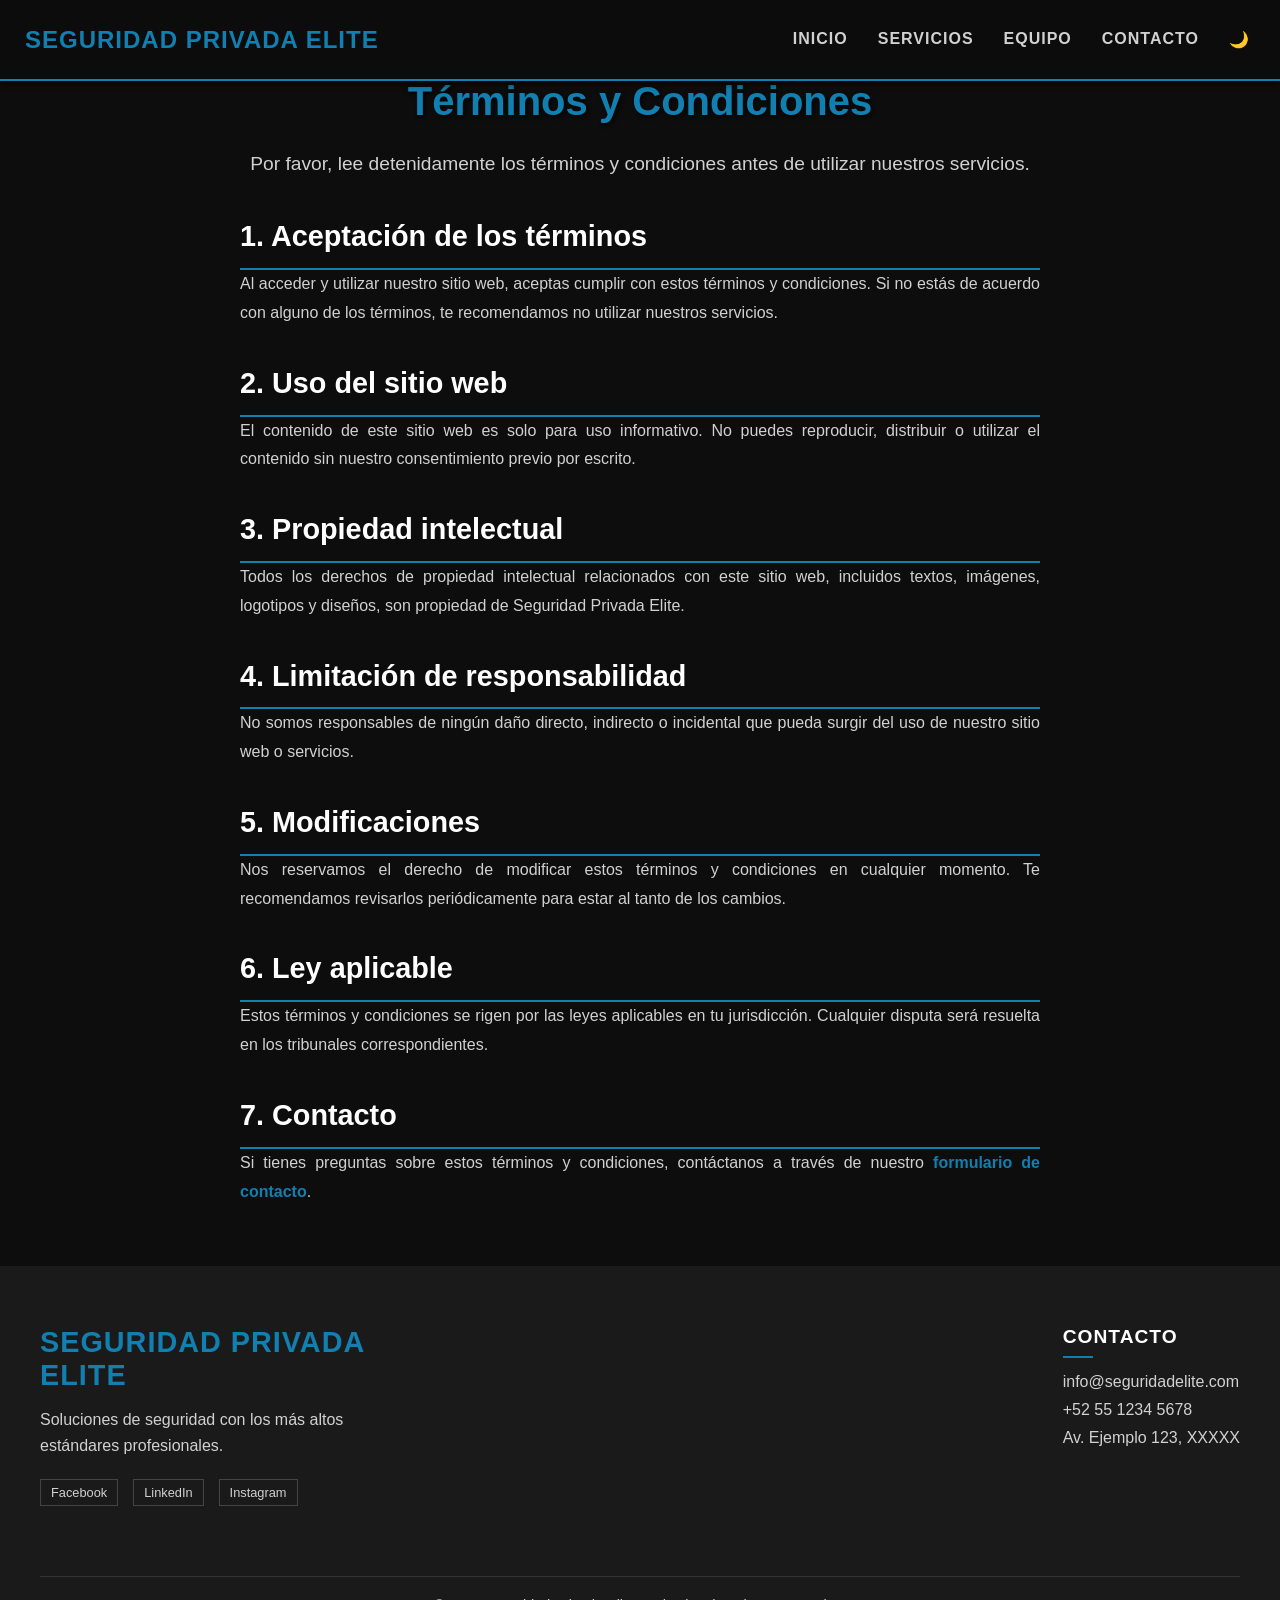
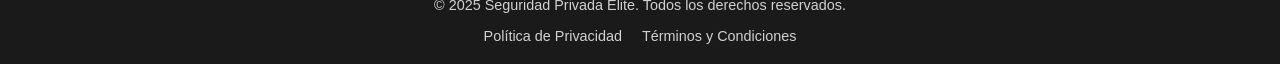
<file: terminos-condiciones.html>
<!DOCTYPE html>
<html lang="en">
<head>
    <meta charset="UTF-8">
    <meta name="viewport" content="width=device-width, initial-scale=1.0">
    <script src="js/theme-mode.js"></script>
    <link rel="stylesheet" href="css/styles.css">
    <link rel="icon" href="imagenes/Logo.png" type="image/webp">
    <title>Términos y Condiciones</title>
</head>
<body>
    <div class="container">
        <div class="logo">
            Seguridad Privada Elite
        </div>
        <nav class="nav">
            <a href="index.html">Inicio</a>
            <a href="servicios.html">Servicios</a>
            <a href="equipo.html">Equipo</a>
            <a href="contacto.html">Contacto</a>
            <a href="#" id="toggle-mode" >🌙</a>     
        </nav>
    </div>
    <section class="terms-page">
        <div class="terms-header">
            <h1 class="terms-title">Términos y Condiciones</h1>
            <p class="terms-subtitle">Por favor, lee detenidamente los términos y condiciones antes de utilizar nuestros servicios.</p>
        </div>
        <div class="terms-content">
            <h2 class="terms-section-title">1. Aceptación de los términos</h2>
            <p class="terms-text">Al acceder y utilizar nuestro sitio web, aceptas cumplir con estos términos y condiciones. Si no estás de acuerdo con alguno de los términos, te recomendamos no utilizar nuestros servicios.</p>
            
            <h2 class="terms-section-title">2. Uso del sitio web</h2>
            <p class="terms-text">El contenido de este sitio web es solo para uso informativo. No puedes reproducir, distribuir o utilizar el contenido sin nuestro consentimiento previo por escrito.</p>
            
            <h2 class="terms-section-title">3. Propiedad intelectual</h2>
            <p class="terms-text">Todos los derechos de propiedad intelectual relacionados con este sitio web, incluidos textos, imágenes, logotipos y diseños, son propiedad de Seguridad Privada Elite.</p>
            
            <h2 class="terms-section-title">4. Limitación de responsabilidad</h2>
            <p class="terms-text">No somos responsables de ningún daño directo, indirecto o incidental que pueda surgir del uso de nuestro sitio web o servicios.</p>
            
            <h2 class="terms-section-title">5. Modificaciones</h2>
            <p class="terms-text">Nos reservamos el derecho de modificar estos términos y condiciones en cualquier momento. Te recomendamos revisarlos periódicamente para estar al tanto de los cambios.</p>
            
            <h2 class="terms-section-title">6. Ley aplicable</h2>
            <p class="terms-text">Estos términos y condiciones se rigen por las leyes aplicables en tu jurisdicción. Cualquier disputa será resuelta en los tribunales correspondientes.</p>
            
            <h2 class="terms-section-title">7. Contacto</h2>
            <p class="terms-text">Si tienes preguntas sobre estos términos y condiciones, contáctanos a través de nuestro <a href="contacto.html" class="terms-link">formulario de contacto</a>.</p>
        </div>
    </section>
<!--------------------------------------------
                    FOOTER
---------------------------------------------->
<footer class="footer">
    <div class="footer-content">
        <div class="footer-info">
            <div class="footer-logo">Seguridad Privada Elite</div>
            <p>Soluciones de seguridad con los más altos estándares profesionales.</p>
            <div class="footer-social">
                <a href="#" class="social-icon">Facebook</a>
                <a href="#" class="social-icon">LinkedIn</a>
                <a href="#" class="social-icon">Instagram</a>
            </div>
        </div>

            <div class="footer-links-column">
                <h3>Contacto</h3>
                <p>info@seguridadelite.com</p>
                <p>+52 55 1234 5678</p>
                <p>Av. Ejemplo 123, XXXXX</p>
            </div>
        </div>
    </div>
    <div class="footer-bottom">
        <p>&copy; 2025 Seguridad Privada Elite. Todos los derechos reservados.</p>
        <nav class="footer-nav">
            <a href="politica-privacidad.html">Política de Privacidad</a>
            <a href="terminos-condiciones.html">Términos y Condiciones</a>
        </nav>
    </div>
</footer>
</body>
</html>
</file>
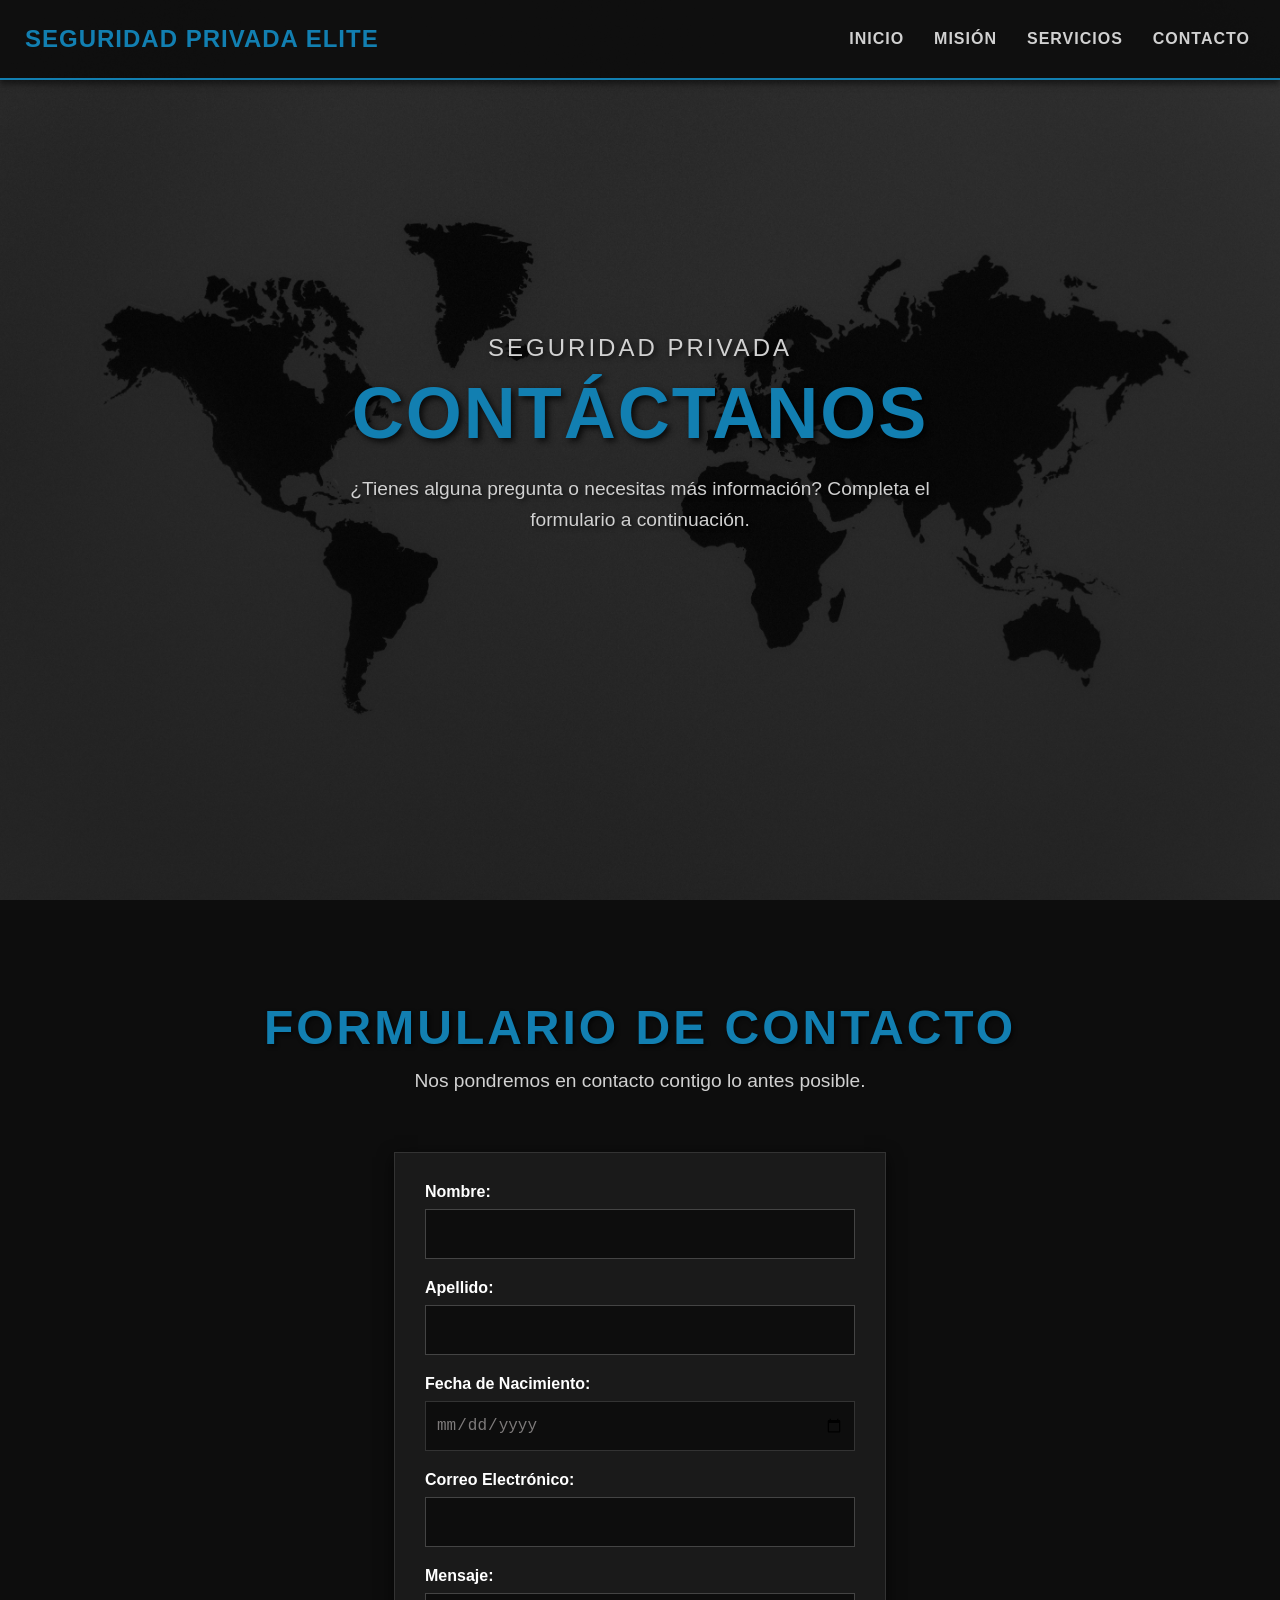
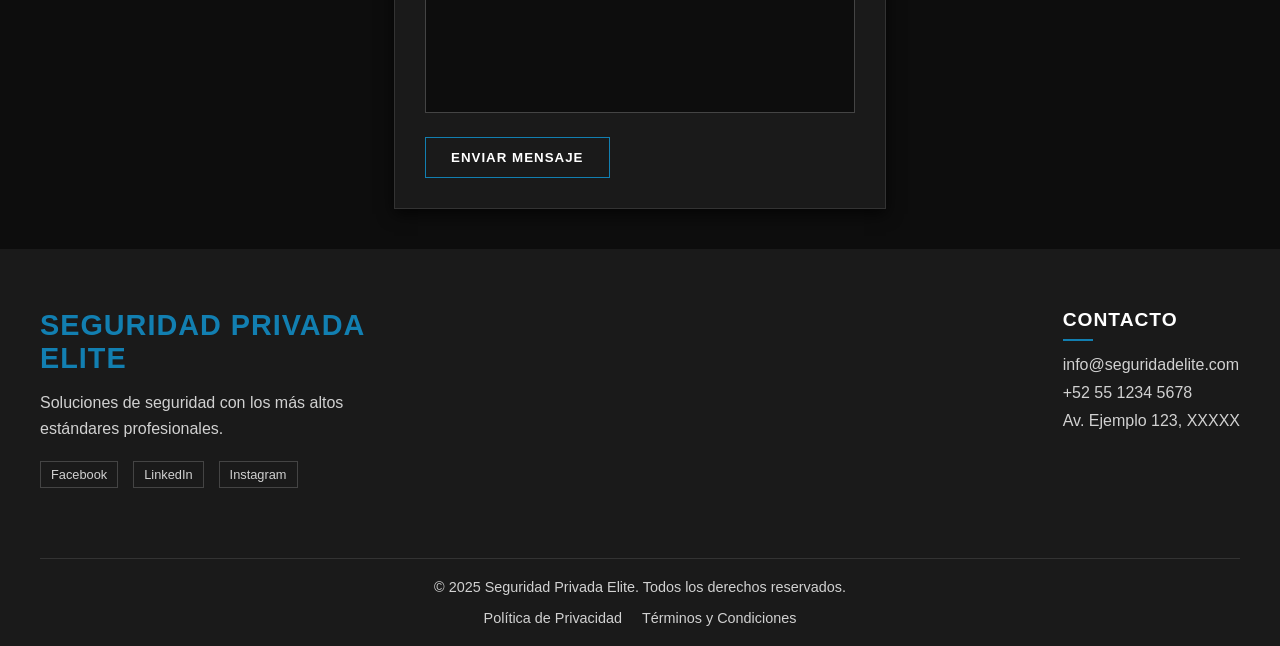
<file: html/contacto.html>
<!DOCTYPE html>
<html lang="en">
<head>
    <meta charset="UTF-8">
    <meta name="viewport" content="width=device-width, initial-scale=1.0">
    <link rel="stylesheet" href="../css/styles.css">
    <link rel="icon" href="ICA.webp" type="image/webp">   
    <title>Contacto</title>

</head>
<body>
    <div class="container">
        <div class="logo">
            Seguridad Privada Elite
        </div>
        <nav class="nav">
            <a href="../html/index.html">Inicio</a>
            <a href="mision.html">Misión</a>
            <a href="servicios.html">Servicios</a>
            <a href="../html/contacto.html">Contacto</a>
        </nav>
    </div>
    <section class="hero">
        <div class="hero-text">
            <h4>Seguridad Privada</h4>
            <h1>Contáctanos</h1>
            <p>¿Tienes alguna pregunta o necesitas más información? Completa el formulario a continuación.</p>
        </div>
    </section>
    <section class="page">
        <div class="header">
            <h1>Formulario de Contacto</h1>
            <p>Nos pondremos en contacto contigo lo antes posible.</p>
        </div>
        <div class="content">
            <form>
                <label for="name">Nombre:</label>
                <input type="text" id="name" name="name" required>

                <label for="surname">Apellido:</label>
                <input type="text" id="name" name="name" required>

                <label for="Age">Fecha de Nacimiento:</label>
                <input class="date" type="date" id="age" name="age" required>
                
                <label for="email">Correo Electrónico:</label>
                <input type="email" id="email" name="email" required>
                
                <label for="message">Mensaje:</label>
                <textarea id="message" name="message" rows="4" required></textarea>
                
                <button class="cta" type="submit">Enviar Mensaje</button>
            </form>
        </div>
    </section>
<!--------------------------------------------
                    FOOTER
---------------------------------------------->
<footer class="footer">
    <div class="footer-content">
        <div class="footer-info">
            <div class="footer-logo">Seguridad Privada Elite</div>
            <p>Soluciones de seguridad con los más altos estándares profesionales.</p>
            <div class="footer-social">
                <a href="#" class="social-icon">Facebook</a>
                <a href="#" class="social-icon">LinkedIn</a>
                <a href="#" class="social-icon">Instagram</a>
            </div>
        </div>

            <div class="footer-links-column">
                <h3>Contacto</h3>
                <p>info@seguridadelite.com</p>
                <p>+52 55 1234 5678</p>
                <p>Av. Ejemplo 123, XXXXX</p>
            </div>
        </div>
    </div>
    <div class="footer-bottom">
        <p>&copy; 2025 Seguridad Privada Elite. Todos los derechos reservados.</p>
        <nav class="footer-nav">
            <a href="../html/politica-privacidad.html">Política de Privacidad</a>
            <a href="../html/terminos-condiciones.html">Términos y Condiciones</a>
        </nav>
    </div>
</footer>
</body>
</html>
</file>
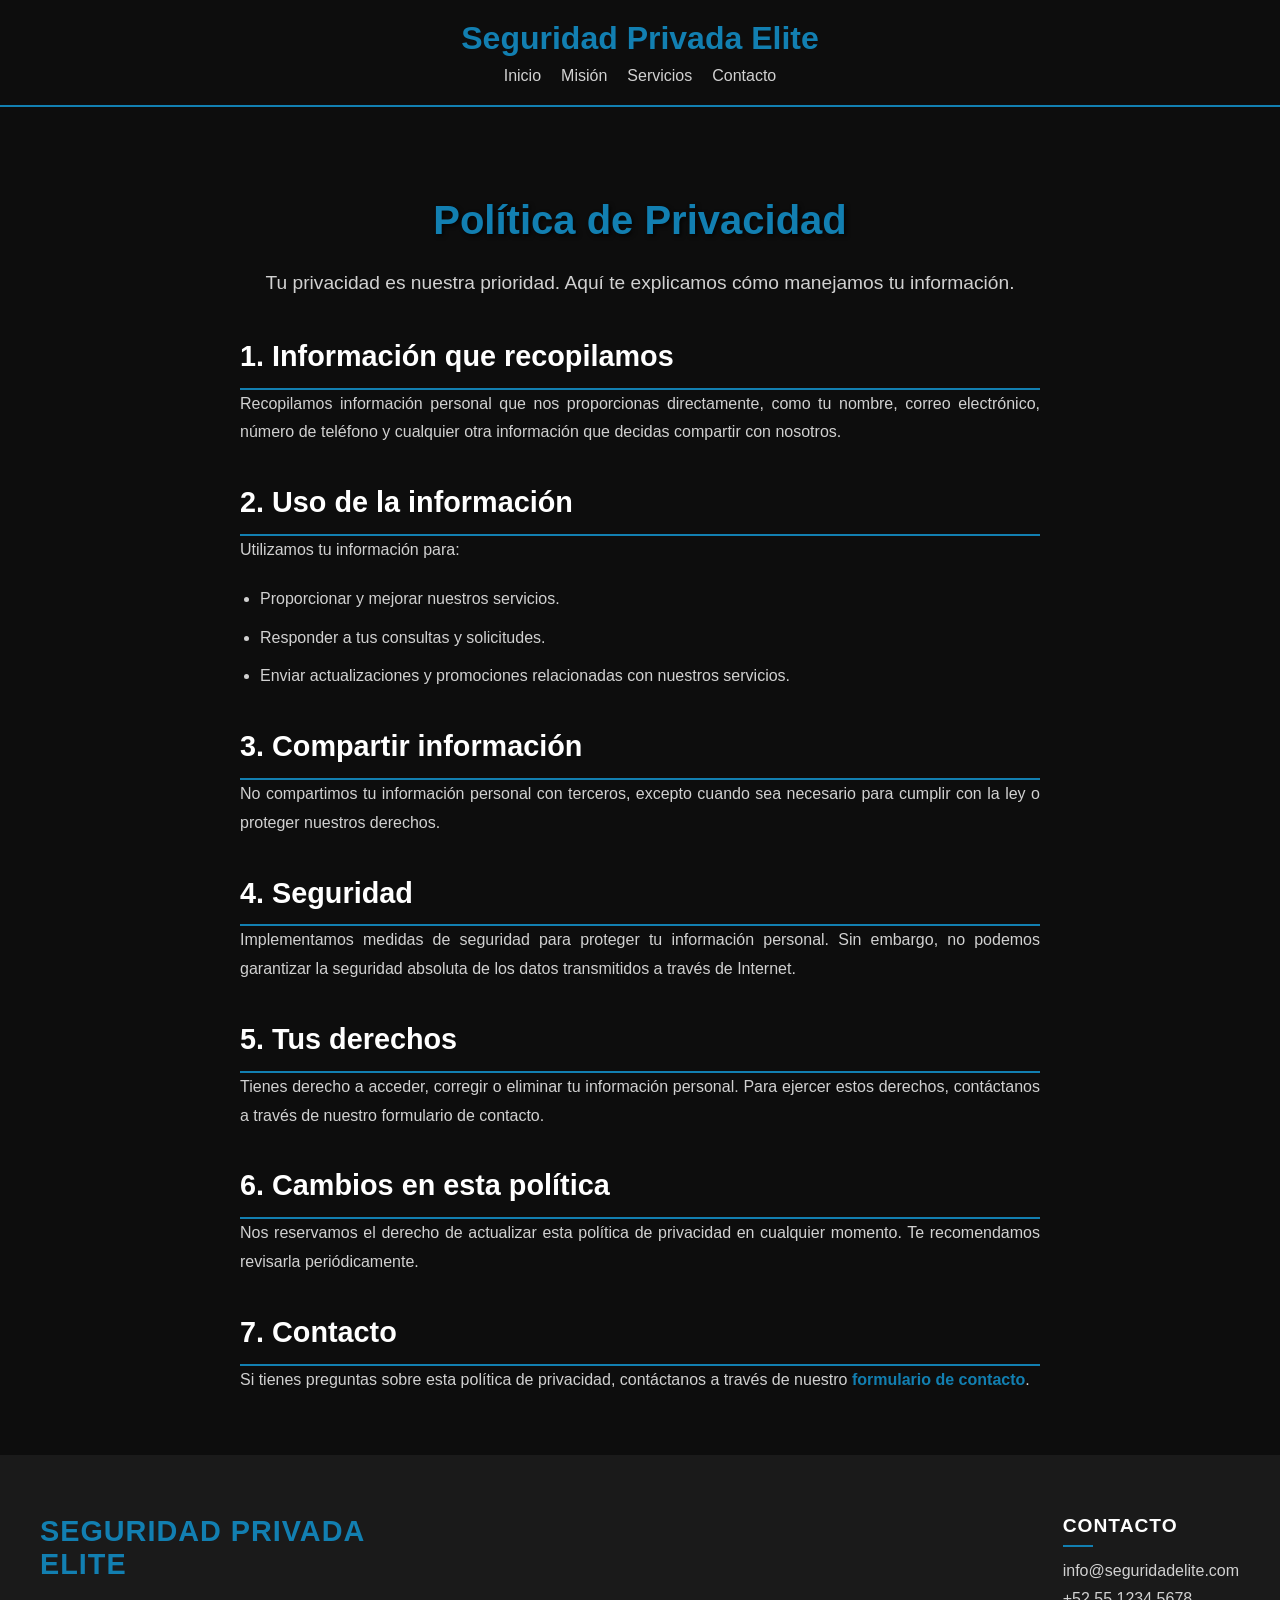
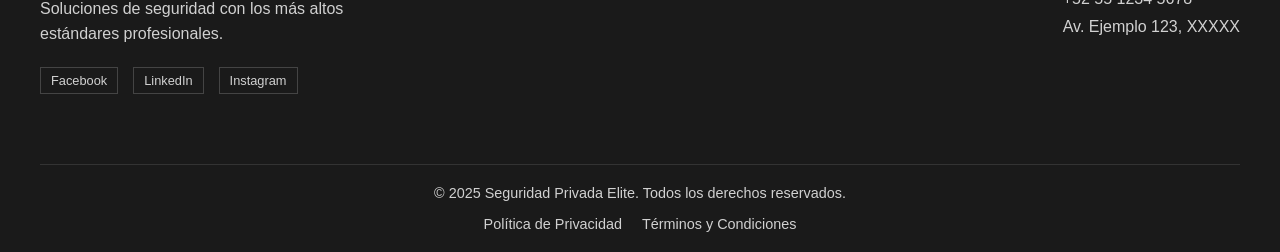
<file: html/politica-privacidad.html>
<!DOCTYPE html>
<html lang="en">
<head>
    <meta charset="UTF-8">
    <meta name="viewport" content="width=device-width, initial-scale=1.0">
    <link rel="stylesheet" href="../css/styles.css">
    <link rel="icon" href="Logo.png" type="image/webp">
    <title>Política de Privacidad</title>
</head>
<body>
    <div class="privacy-container">
        <div class="privacy-logo">
            Seguridad Privada Elite
        </div>
        <nav class="privacy-nav">
            <a href="index.html">Inicio</a>
            <a href="mision.html">Misión</a>
            <a href="servicios.html">Servicios</a>
            <a href="contacto.html">Contacto</a>
        </nav>
    </div>
    <section class="privacy-page">
        <div class="privacy-header">
            <h1 class="privacy-title">Política de Privacidad</h1>
            <p class="privacy-subtitle">Tu privacidad es nuestra prioridad. Aquí te explicamos cómo manejamos tu información.</p>
        </div>
        <div class="privacy-content">
            <h2 class="privacy-section-title">1. Información que recopilamos</h2>
            <p class="privacy-text">Recopilamos información personal que nos proporcionas directamente, como tu nombre, correo electrónico, número de teléfono y cualquier otra información que decidas compartir con nosotros.</p>
            
            <h2 class="privacy-section-title">2. Uso de la información</h2>
            <p class="privacy-text">Utilizamos tu información para:</p>
            <ul class="privacy-list">
                <li>Proporcionar y mejorar nuestros servicios.</li>
                <li>Responder a tus consultas y solicitudes.</li>
                <li>Enviar actualizaciones y promociones relacionadas con nuestros servicios.</li>
            </ul>
            
            <h2 class="privacy-section-title">3. Compartir información</h2>
            <p class="privacy-text">No compartimos tu información personal con terceros, excepto cuando sea necesario para cumplir con la ley o proteger nuestros derechos.</p>
            
            <h2 class="privacy-section-title">4. Seguridad</h2>
            <p class="privacy-text">Implementamos medidas de seguridad para proteger tu información personal. Sin embargo, no podemos garantizar la seguridad absoluta de los datos transmitidos a través de Internet.</p>
            
            <h2 class="privacy-section-title">5. Tus derechos</h2>
            <p class="privacy-text">Tienes derecho a acceder, corregir o eliminar tu información personal. Para ejercer estos derechos, contáctanos a través de nuestro formulario de contacto.</p>
            
            <h2 class="privacy-section-title">6. Cambios en esta política</h2>
            <p class="privacy-text">Nos reservamos el derecho de actualizar esta política de privacidad en cualquier momento. Te recomendamos revisarla periódicamente.</p>
            
            <h2 class="privacy-section-title">7. Contacto</h2>
            <p class="privacy-text">Si tienes preguntas sobre esta política de privacidad, contáctanos a través de nuestro <a href="contacto.html" class="privacy-link">formulario de contacto</a>.</p>
        </div>
    </section>
<!--------------------------------------------
                    FOOTER
---------------------------------------------->
<footer class="footer">
    <div class="footer-content">
        <div class="footer-info">
            <div class="footer-logo">Seguridad Privada Elite</div>
            <p>Soluciones de seguridad con los más altos estándares profesionales.</p>
            <div class="footer-social">
                <a href="#" class="social-icon">Facebook</a>
                <a href="#" class="social-icon">LinkedIn</a>
                <a href="#" class="social-icon">Instagram</a>
            </div>
        </div>

            <div class="footer-links-column">
                <h3>Contacto</h3>
                <p>info@seguridadelite.com</p>
                <p>+52 55 1234 5678</p>
                <p>Av. Ejemplo 123, XXXXX</p>
            </div>
        </div>
    </div>
    <div class="footer-bottom">
        <p>&copy; 2025 Seguridad Privada Elite. Todos los derechos reservados.</p>
        <nav class="footer-nav">
            <a href="../html/politica-privacidad.html">Política de Privacidad</a>
            <a href="../html/terminos-condiciones.html">Términos y Condiciones</a>
        </nav>
    </div>
</footer>
</body>
</html>
</file>
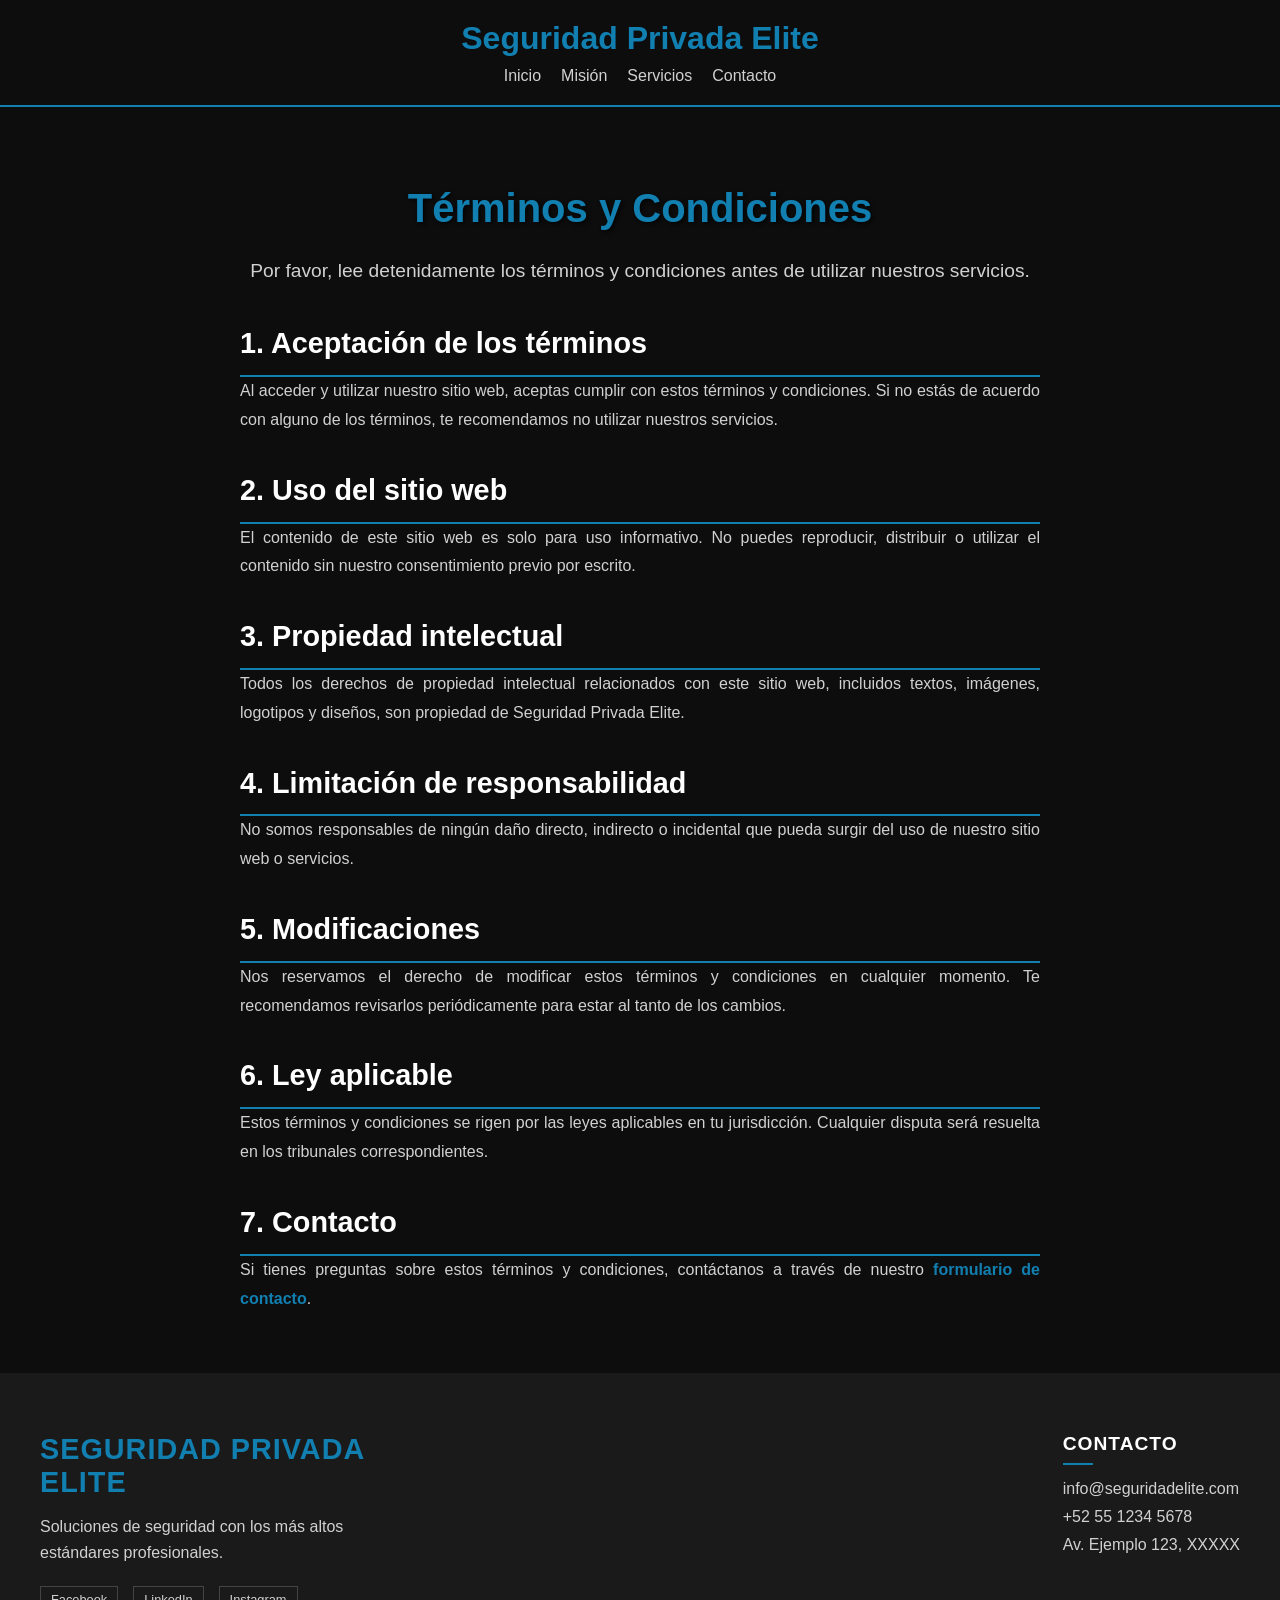
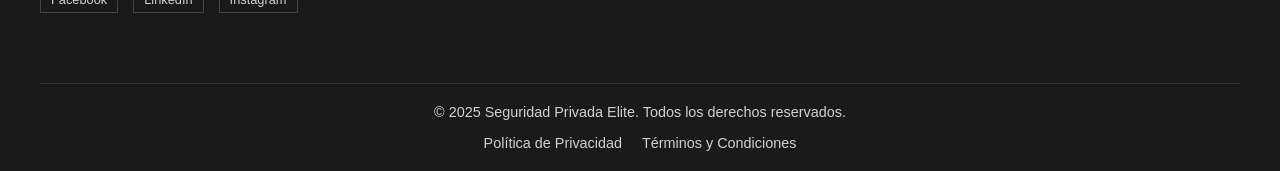
<file: html/terminos-condiciones.html>
<!DOCTYPE html>
<html lang="en">
<head>
    <meta charset="UTF-8">
    <meta name="viewport" content="width=device-width, initial-scale=1.0">
    <link rel="stylesheet" href="../css/styles.css">
    <link rel="icon" href="Logo.png" type="image/webp">
    <title>Términos y Condiciones</title>
</head>
<body>
    <div class="terms-container">
        <div class="terms-logo">
            Seguridad Privada Elite
        </div>
        <nav class="terms-nav">
            <a href="../html/index.html">Inicio</a>
            <a href="mision.html">Misión</a>
            <a href="servicios.html">Servicios</a>
            <a href="../html/contacto.html">Contacto</a>
        </nav>
    </div>
    <section class="terms-page">
        <div class="terms-header">
            <h1 class="terms-title">Términos y Condiciones</h1>
            <p class="terms-subtitle">Por favor, lee detenidamente los términos y condiciones antes de utilizar nuestros servicios.</p>
        </div>
        <div class="terms-content">
            <h2 class="terms-section-title">1. Aceptación de los términos</h2>
            <p class="terms-text">Al acceder y utilizar nuestro sitio web, aceptas cumplir con estos términos y condiciones. Si no estás de acuerdo con alguno de los términos, te recomendamos no utilizar nuestros servicios.</p>
            
            <h2 class="terms-section-title">2. Uso del sitio web</h2>
            <p class="terms-text">El contenido de este sitio web es solo para uso informativo. No puedes reproducir, distribuir o utilizar el contenido sin nuestro consentimiento previo por escrito.</p>
            
            <h2 class="terms-section-title">3. Propiedad intelectual</h2>
            <p class="terms-text">Todos los derechos de propiedad intelectual relacionados con este sitio web, incluidos textos, imágenes, logotipos y diseños, son propiedad de Seguridad Privada Elite.</p>
            
            <h2 class="terms-section-title">4. Limitación de responsabilidad</h2>
            <p class="terms-text">No somos responsables de ningún daño directo, indirecto o incidental que pueda surgir del uso de nuestro sitio web o servicios.</p>
            
            <h2 class="terms-section-title">5. Modificaciones</h2>
            <p class="terms-text">Nos reservamos el derecho de modificar estos términos y condiciones en cualquier momento. Te recomendamos revisarlos periódicamente para estar al tanto de los cambios.</p>
            
            <h2 class="terms-section-title">6. Ley aplicable</h2>
            <p class="terms-text">Estos términos y condiciones se rigen por las leyes aplicables en tu jurisdicción. Cualquier disputa será resuelta en los tribunales correspondientes.</p>
            
            <h2 class="terms-section-title">7. Contacto</h2>
            <p class="terms-text">Si tienes preguntas sobre estos términos y condiciones, contáctanos a través de nuestro <a href="contacto.html" class="terms-link">formulario de contacto</a>.</p>
        </div>
    </section>
<!--------------------------------------------
                    FOOTER
---------------------------------------------->
<footer class="footer">
    <div class="footer-content">
        <div class="footer-info">
            <div class="footer-logo">Seguridad Privada Elite</div>
            <p>Soluciones de seguridad con los más altos estándares profesionales.</p>
            <div class="footer-social">
                <a href="#" class="social-icon">Facebook</a>
                <a href="#" class="social-icon">LinkedIn</a>
                <a href="#" class="social-icon">Instagram</a>
            </div>
        </div>

            <div class="footer-links-column">
                <h3>Contacto</h3>
                <p>info@seguridadelite.com</p>
                <p>+52 55 1234 5678</p>
                <p>Av. Ejemplo 123, XXXXX</p>
            </div>
        </div>
    </div>
    <div class="footer-bottom">
        <p>&copy; 2025 Seguridad Privada Elite. Todos los derechos reservados.</p>
        <nav class="footer-nav">
            <a href="../html/politica-privacidad.html">Política de Privacidad</a>
            <a href="../html/terminos-condiciones.html">Términos y Condiciones</a>
        </nav>
    </div>
</footer>
</body>
</html>
</file>
<file: css/styles.css>
/* Estilos globales */
* {
    margin: 0;
    padding: 0;
    box-sizing: border-box;
}

body {
    font-family: 'Trebuchet MS', Arial, sans-serif;
    background-color: #0d0d0d; /* Negro profundo */
    color: #d1d1d1; /* Gris claro */
}

/* Estilos de la barra de navegación */
.container {
    position: fixed;
    top: 0;
    left: 0;
    width: 100%;
    display: flex;
    justify-content: space-between;
    align-items: center;
    padding: 25px;
    background-color: rgba(13, 13, 13, 0.9); /* Negro profundo con transparencia */
    color: #ffffff; /* Blanco puro */
    font-weight: bold;
    font-size: 1rem;
    box-shadow: 0px 4px 6px rgba(0, 0, 0, 0.5); /* Sombra */
    z-index: 1000;
    border-bottom: 2px solid #127fb1; /* Borde rojo intenso */
}

.logo {
    font-size: 1.5rem;
    font-weight: bold;
    color: #127fb1; /* Rojo intenso */
    letter-spacing: 1px;
    text-transform: uppercase;
}

.nav {
    display: flex;
    gap: 20px;
}

.nav a {
    color: #d1d1d1; /* Gris claro */
    text-decoration: none;
    font-size: 1rem;
    font-weight: bold;
    transition: 0.2s;
    padding: 5px;
    text-transform: uppercase;
    letter-spacing: 1px;
}

.nav a:hover {
    color: #127fb1; /* Rojo intenso */
    transform: scale(1.1);
    transition: 0.2s;
}

/* Sección Hero */
.hero {
    position: relative;
    display: flex;
    justify-content: center;
    align-items: center;
    height: 100vh;
    background-image: url('../imagenes/pexels-tima-miroshnichenko-5725589.jpg');
    background-size: cover;
    background-position: center;
    overflow: hidden;
}

.hero::before {
    content: '';
    position: absolute;
    top: 0;
    left: 0;
    width: 100%;
    height: 100%;
    background: linear-gradient(to bottom, rgba(0, 0, 0, 0.7), rgba(0, 0, 0, 0.8));
    z-index: 1;
    pointer-events: none;
}

.hero-text {
    position: relative;
    color: #ffffff;
    text-align: center;
    z-index: 2;
    text-shadow: 2px 2px 5px rgba(0, 0, 0, 0.7);
    max-width: 800px;
    padding: 0 20px;
}

.hero h4 {
    font-size: 1.5rem;
    text-transform: uppercase;
    letter-spacing: 3px;
    margin-bottom: 10px;
    color: #d1d1d1;
    font-weight: 400;
}

.hero h1 {
    font-size: 4.5rem;
    margin-bottom: 20px;
    color: #127fb1; /* Rojo intenso */
    text-shadow: 3px 3px 6px rgba(0, 0, 0, 0.8);
    text-transform: uppercase;
    letter-spacing: 2px;
}

.hero p {
    font-size: 1.2rem;
    margin-bottom: 30px;
    color: #d1d1d1; /* Gris claro */
    text-shadow: 2px 2px 4px rgba(0, 0, 0, 0.6);
    max-width: 600px;
    margin-left: auto;
    margin-right: auto;
    line-height: 1.6;
}

.btn {
    text-decoration: none;
    color: #ffffff; /* Blanco puro */
    padding: 12px 40px;
    border-radius: 0; 
    display: inline-block;
    margin-top: 20px;
    border: 1px solid #127fb1; /* Rojo intenso */
    background-color: rgba(18, 132, 177, 0.2); /* Rojo con transparencia */
    transition: all 0.3s ease;
    box-shadow: 2px 2px 5px rgba(0, 0, 0, 0.5);
    font-weight: bold;
    text-transform: uppercase;
    letter-spacing: 2px;
    position: relative;
    overflow: hidden;
}

.btn:hover {
    background-color: #127fb1; /* Rojo intenso */
    transform: translateY(-3px);
    box-shadow: 0 6px 10px rgba(0, 0, 0, 0.7);
}

.btn:active {
    background-color: #0e588a; /* Rojo más oscuro */
    transform: translateY(1px);
    box-shadow: 0 2px 5px rgba(0, 0, 0, 0.7);
}

/* Secciones de página */
.page {
    background-color: #0d0d0d; /* Negro profundo */
    padding: 80px 0 40px;
}

.header {
    text-align: center;
    padding: 20px;
    margin-bottom: 40px;
}

.header h1 {
    font-size: 3rem;
    color: #127fb1; /* Rojo intenso */
    margin-bottom: 15px;
    text-transform: uppercase;
    letter-spacing: 3px;
    text-shadow: 2px 2px 4px rgba(0, 0, 0, 0.7);
}

.header p {
    font-size: 1.2rem;
    color: #d1d1d1; /* Gris claro */
    max-width: 600px;
    margin: 0 auto;
}

/* Tarjetas de servicios */
.content {
    display: flex;
    flex-wrap: wrap;
    justify-content: center;
    gap: 30px;
    padding: 0 20px;
    max-width: 1200px;
    margin: 0 auto;
}

.card {
    background-color: #1a1a1a;
    border: 1px solid #333;
    border-radius: 0; 
    overflow: hidden;
    width: 350px;
    transition: all 0.3s ease;
    box-shadow: 0 5px 15px rgba(0, 0, 0, 0.5);
    display: flex;
    flex-direction: column;
}

.card:hover {
    transform: translateY(-10px);
    box-shadow: 0 15px 30px rgba(0, 0, 0, 0.7);
    border-color: #127fb1; /* Borde rojo al pasar el ratón */
}

.imagen {
    width: 100%;
    height: 200px;
    overflow: hidden;
}

.imagen img {
    width: 100%;
    height: 100%;
    object-fit: cover;
    transition: all 0.5s ease;
    filter: grayscale(30%);
}

.card:hover .imagen img {
    transform: scale(1.1);
}

.card .text {
    padding: 20px;
}

.card .text h2 {
    font-size: 1.5rem;
    color: #ffffff;
    margin-bottom: 10px;
    position: relative;
    padding-bottom: 10px;
}


.card .text p {
    color: #d1d1d1;
    margin-bottom: 15px;
    line-height: 1.6;
}

.card button {
    padding: 12px 25px;
    background-color: transparent;
    color: #ffffff;
    border: 1px solid #127fb1;
    cursor: pointer;
    transition: all 0.3s ease;
    text-transform: uppercase;
    letter-spacing: 1px;
    font-weight: bold;
    margin-top: auto;
    align-self: flex-start;
}
.card button a{
    text-decoration: none;
    color: #ffffff;
    font-weight: bold;
}

.card button:hover {
    background-color: #127fb1;
    transform: translateY(-3px);
}

/* Sección de contacto */
.contact-header {
    background-color: #1a1a1a;
    padding: 40px 20px;
    border-bottom: 2px solid #127fb1;
    margin-bottom: 40px;
}

.cards {
    display: flex;
    justify-content: center;
    padding: 0 20px;
}

.card2 {
    background-color: #1a1a1a;
    border: 1px solid #333;
    border-radius: 0;
    overflow: hidden;
    width: 600px;
    box-shadow: 0 5px 15px rgba(0, 0, 0, 0.5);
    transition: all 0.3s ease;
}

.imagen2 {
    width: 100%;
    max-height: 600px;
    overflow: hidden;
}

.imagen2 img {
    width: 100%;
    height: 150%;
    object-fit: cover;
    transition: all 0.5s ease;
}

.card2 .text {
    padding: 30px;
    text-align: center;
}

.card2 .text h2 {
    font-size: 2rem;
    color: #127fb1;
    margin-bottom: 20px;
    position: relative;
    padding-bottom: 15px;
    display: inline-block;
}



.card2 .text p {
    color: #d1d1d1;
    margin-bottom: 20px;
    line-height: 1.8;
}

/* Sección de testimonios */
.testimonios-container {
    display: flex;
    flex-wrap: wrap;
    justify-content: center;
    gap: 30px;
    max-width: 1200px;
    margin: 0 auto;
    padding: 0 20px;
}

.testimonio {
    background-color: #1a1a1a;
    border: 1px solid #333;
    border-radius: 0;
    padding: 30px;
    width: 350px;
    box-shadow: 0 5px 15px rgba(0, 0, 0, 0.5);
    transition: all 0.3s ease;
    position: relative;
}


.testimonio:hover {
    transform: translateY(-10px);
    box-shadow: 0 15px 30px rgba(0, 0, 0, 0.7);
    border-color: #127fb1;
}

.testimonio-text p {
    font-style: italic;
    color: #d1d1d1;
    line-height: 1.8;
    margin-bottom: 20px;
}

.testimonio-autor h3 {
    color: #ffffff;
    font-size: 1.2rem;
    margin-bottom: 5px;
}

.testimonio-autor p {
    color: #127fb1;
    font-size: 0.9rem;
}

/* Sección del equipo */
.equipo-container {
    display: flex;
    flex-wrap: wrap;
    justify-content: center;
    gap: 30px;
    max-width: 1200px;
    margin: 0 auto;
    padding: 0 20px;
}

.miembro {
    background-color: #1a1a1a;
    border: 1px solid #333;
    border-radius: 0;
    overflow: hidden;
    width: 300px;
    box-shadow: 0 5px 15px rgba(0, 0, 0, 0.5);
    transition: all 0.3s ease;
}

.miembro:hover {
    transform: translateY(-10px);
    box-shadow: 0 15px 30px rgba(0, 0, 0, 0.7);
    border-color: #127fb1;
}

.miembro-foto {
    width: 100%;
    height: 300px;
    overflow: hidden;
}

.miembro-foto img {
    width: 100%;
    height: 150%;
    object-fit: cover;
    transition: all 0.5s ease;
}



.miembro-info {
    padding: 20px;
}

.miembro-info h3 {
    color: #ffffff;
    font-size: 1.3rem;
    margin-bottom: 5px;
}

.miembro-info .cargo {
    color: #127fb1;
    font-weight: bold;
    margin-bottom: 10px;
    font-size: 0.9rem;
    text-transform: uppercase;
    letter-spacing: 1px;
}

.miembro-info .descripcion {
    color: #d1d1d1;
    line-height: 1.6;
    margin-bottom: 15px;
    font-size: 0.9rem;
}

.miembro-contacto {
    display: flex;
    gap: 10px;
}

.social-icon {
    color: #d1d1d1;
    text-decoration: none;
    font-size: 0.8rem;
    transition: all 0.3s ease;
    padding: 5px 10px;
    border: 1px solid #444;
}

.social-icon:hover {
    color: #ffffff;
    background-color: #127fb1;
    border-color: #127fb1;
}


/* Footer */
.footer {
    background-color: #1a1a1a;
    color: #d1d1d1;
    padding: 60px 20px 20px;
}

.footer-content {
    display: flex;
    flex-wrap: wrap;
    justify-content: space-between;
    max-width: 1200px;
    margin: 0 auto;
    margin-bottom: 40px;
}

.footer-info {
    max-width: 350px;
    margin-bottom: 30px;
}

.footer-logo {
    font-size: 1.8rem;
    font-weight: bold;
    color: #127fb1;
    margin-bottom: 15px;
    text-transform: uppercase;
    letter-spacing: 1px;
}

.footer-info p {
    color: #d1d1d1;
    line-height: 1.6;
    margin-bottom: 20px;
}

.footer-social {
    display: flex;
    gap: 15px;
}

.footer-links {
    display: flex;
    flex-wrap: wrap;
    gap: 40px;
}

.footer-links-column {
    min-width: 150px;
}

.footer-links-column h3 {
    color: #ffffff;
    font-size: 1.2rem;
    text-transform: uppercase;
    letter-spacing: 1px;
    margin-bottom: 15px;
    position: relative;
    padding-bottom: 10px;
}

.footer-links-column h3::after {
    content: '';
    position: absolute;
    left: 0;
    bottom: 0;
    width: 30px;
    height: 2px;
    background-color: #127fb1;
}

.footer-links-column a, .footer-links-column p {
    display: block;
    color: #d1d1d1;
    text-decoration: none;
    margin-bottom: 10px;
    transition: all 0.3s ease;
}

.footer-links-column a:hover {
    color: #127fb1;
    transform: translateX(5px);
}

.footer-bottom {
    text-align: center;
    padding-top: 20px;
    border-top: 1px solid #333;
    max-width: 1200px;
    margin: 0 auto;
}

.footer-bottom p {
    font-size: 0.9rem;
    margin-bottom: 15px;
}

.footer-nav {
    display: flex;
    justify-content: center;
    gap: 20px;
}

.footer-nav a {
    color: #d1d1d1;
    text-decoration: none;
    font-size: 0.9rem;
    transition: all 0.3s ease;
}

.footer-nav a:hover {
    color: #127fb1;
}

/* Estilos de formulario de contacto */
form {
    max-width: 600px;
    margin: 0 auto;
    padding: 30px;
    background-color: #1a1a1a;
    border: 1px solid #333;
    border-radius: 0;
    box-shadow: 0 5px 15px rgba(0, 0, 0, 0.7);
}

form label {
    display: block;
    font-weight: bold;
    margin-bottom: 8px;
    color: #ffffff;
    font-size: 1rem;
}

form input, form textarea, form select {
    width: 100%;
    padding: 12px;
    margin-bottom: 20px;
    border: 1px solid #444;
    background-color: #0d0d0d;
    color: #747474;
    font-size: 1rem;
    transition: all 0.3s ease;
    height: 50px;
}

form input:focus, form textarea:focus, form select:focus {
    border-color: #127fb1;
    outline: none;
    box-shadow: 0 0 8px rgba(18, 60, 177, 0.7);
}

form textarea {
    resize: none;
    height: 120px;
}
form input[type="date"] {
    -webkit-appearance: none; /* Elimina el estilo predeterminado en Safari */
    -moz-appearance: none; /* Elimina el estilo predeterminado en Firefox */
    appearance: none; /* Elimina el estilo predeterminado en otros navegadores */
    background-color: #0d0d0d;    
    color: #7e7b7b; 
    border: 1px solid #333; 
    padding: 10px;
    font-size: 1rem;
    cursor: pointer;
    transition: border-color 0.3s ease;
}
form input[type="date"]:focus {
    border-color: #127fb1;
    outline: none;
    box-shadow: 0 0 8px rgba(18, 60, 177, 0.7);
}

form .cta {
    background-color: transparent;
    color: #ffffff;
    border: 1px solid #127fb1;
    cursor: pointer;
    font-weight: bold;
    padding: 12px 25px;
    transition: all 0.3s ease;
    text-transform: uppercase;
    letter-spacing: 1px;
}

form .cta:hover {
    background-color: #127fb1;
    transform: translateY(-3px);
    box-shadow: 0 5px 10px rgba(0, 0, 0, 0.5);
}



.header h1 {
    animation: titleEffect 1s ease forwards;
}

/* Contenedor principal */
.privacy-container {
    background-color: #0d0d0d; /* Fondo oscuro */
    color: #d1d1d1; /* Texto gris claro */
    padding: 20px;
    text-align: center;
    border-bottom: 2px solid #127fb1; /* Línea roja intensa */
}

.privacy-logo {
    font-size: 2rem;
    font-weight: bold;
    color: #127fb1; /* Rojo intenso */
    margin-bottom: 10px;
}

/* Navegación */
.privacy-nav {
    display: flex;
    justify-content: center;
    gap: 20px;
    margin-top: 10px;
}

.privacy-nav a {
    color: #d1d1d1; /* Gris claro */
    text-decoration: none;
    font-size: 1rem;
    transition: color 0.3s ease;
}

.privacy-nav a:hover {
    color: #127fb1; /* Rojo intenso */
}

/* Página principal */
.privacy-page {
    padding: 40px 20px;
    background-color: #0d0d0d; /* Fondo oscuro */
    color: #d1d1d1; /* Texto gris claro */
    line-height: 1.8;
    font-size: 1rem;
}

/* Encabezado */
.privacy-header {
    text-align: center;
    margin-bottom: 30px;
}

.privacy-title {
    margin-top: 3%;
    font-size: 2.5rem;
    color: #127fb1; /* Rojo intenso */
    text-shadow: 2px 2px 4px rgba(0, 0, 0, 0.7); /* Sombra para destacar */
    margin-bottom: 10px;
}

.privacy-subtitle {
    font-size: 1.2rem;
    color: #d1d1d1; /* Gris claro */
    margin-top: 10px;
}

/* Contenido */
.privacy-content {
    max-width: 800px;
    margin: 0 auto;
}

.privacy-section-title {
    font-size: 1.8rem;
    margin-top: 30px;
    color: #ffffff; /* Blanco puro */
    border-bottom: 2px solid #127fb1; /* Línea roja decorativa */
    padding-bottom: 5px;
}

.privacy-text {
    margin-bottom: 20px;
    text-align: justify; /* Justifica el texto para un diseño más profesional */
}

/* Listas */
.privacy-list {
    padding-left: 20px;
    margin-bottom: 20px;
}

.privacy-list li {
    list-style-type: disc; /* Estilo de lista con viñetas */
    margin-bottom: 10px;
    color: #d1d1d1; /* Gris claro */
}

/* Enlaces */
.privacy-link {
    color: #127fb1; /* Rojo intenso */
    text-decoration: none;
    font-weight: bold;
    transition: color 0.3s ease;
}

.privacy-link:hover {
    color: #0e588a; /* Rojo más oscuro */
}

/* Pie de página */
.privacy-footer {
    background-color: #2e2e2e; /* Gris metálico */
    color: #d1d1d1; /* Gris claro */
    text-align: center;
    padding: 20px;
    box-shadow: 0px -4px 6px rgba(0, 0, 0, 0.5); /* Sombra superior */
    margin-top: 40px;
}

.privacy-footer-content p {
    margin: 0;
    font-size: 0.9rem;
}

.privacy-footer-nav {
    margin-top: 10px;
    display: flex;
    justify-content: center;
    gap: 15px;
}

.privacy-footer-nav a {
    color: #d1d1d1; /* Gris claro */
    text-decoration: none;
    font-size: 0.9rem;
    transition: color 0.3s ease;
}

.privacy-footer-nav a:hover {
    color: #127fb1; /* Rojo intenso */
}
/* Contenedor principal */
.terms-container {
    background-color: #0d0d0d; /* Fondo oscuro */
    color: #d1d1d1; /* Texto gris claro */
    padding: 20px;
    text-align: center;
    border-bottom: 2px solid #127fb1; /* Línea roja intensa */
}

.terms-logo {
    font-size: 2rem;
    font-weight: bold;
    color: #127fb1; /* Rojo intenso */
    margin-bottom: 10px;
}

/* Navegación */
.terms-nav {
    display: flex;
    justify-content: center;
    gap: 20px;
    margin-top: 10px;
}

.terms-nav a {
    color: #d1d1d1; /* Gris claro */
    text-decoration: none;
    font-size: 1rem;
    transition: color 0.3s ease;
}

.terms-nav a:hover {
    color: #127fb1; /* Rojo intenso */
}

/* Página principal */
.terms-page {
    padding: 40px 20px;
    background-color: #0d0d0d; /* Fondo oscuro */
    color: #d1d1d1; /* Texto gris claro */
    line-height: 1.8;
    font-size: 1rem;
}

/* Encabezado */
.terms-header {
    text-align: center;
    margin-bottom: 30px;
}

.terms-title {
    margin-top: 2%;
    font-size: 2.5rem;
    color: #127fb1; /* Rojo intenso */
    text-shadow: 2px 2px 4px rgba(0, 0, 0, 0.7); /* Sombra para destacar */
    margin-bottom: 10px;
}

.terms-subtitle {
    font-size: 1.2rem;
    color: #d1d1d1; /* Gris claro */
    margin-top: 10px;
}

/* Contenido */
.terms-content {
    max-width: 800px;
    margin: 0 auto;
}

.terms-section-title {
    font-size: 1.8rem;
    margin-top: 30px;
    color: #ffffff; /* Blanco puro */
    border-bottom: 2px solid #127fb1; /* Línea roja decorativa */
    padding-bottom: 5px;
}

.terms-text {
    margin-bottom: 20px;
    text-align: justify; /* Justifica el texto para un diseño más profesional */
}

/* Enlaces */
.terms-link {
    color: #127fb1; /* Rojo intenso */
    text-decoration: none;
    font-weight: bold;
    transition: color 0.3s ease;
}

.terms-link:hover {
    color: #0e588a; /* Rojo más oscuro */
}

/* Pie de página */
.terms-footer {
    background-color: #2e2e2e; /* Gris metálico */
    color: #d1d1d1; /* Gris claro */
    text-align: center;
    padding: 20px;
    box-shadow: 0px -4px 6px rgba(0, 0, 0, 0.5); /* Sombra superior */
    margin-top: 40px;
}

.terms-footer-content p {
    margin: 0;
    font-size: 0.9rem;
}

.terms-footer-nav {
    margin-top: 10px;
    display: flex;
    justify-content: center;
    gap: 15px;
}

.terms-footer-nav a {
    color: #d1d1d1; /* Gris claro */
    text-decoration: none;
    font-size: 0.9rem;
    transition: color 0.3s ease;
}

.terms-footer-nav a:hover {
    color: #127fb1; /* Rojo intenso */
}
/* Página de Servicios */
.servicios-page .header {
    text-align: center;
    margin-bottom: 30px;
}

.servicios-page .header h1 {
    font-size: 2.5rem;
    color: #127fb1; /* Rojo intenso */
    text-shadow: 2px 2px 4px rgba(0, 0, 0, 0.7);
}

.servicios-page .header p {
    font-size: 1.2rem;
    color: #d1d1d1; /* Gris claro */
    margin-top: 10px;
}

.servicios-container {
    display: grid;
    flex-wrap: wrap;
    grid-template-columns: auto auto auto;
    grid-template-rows: auto auto auto;
    gap: 20px;
    justify-content: center;
    padding: 20px;
}

.servicio-card {
    background-color: #1a1a1a;
    border: 1px solid #333;
    box-shadow: 0 4px 8px rgba(0, 0, 0, 0.5);
    overflow: hidden;
    width: 300px;
    text-align: center;
    transition: transform 0.3s ease, box-shadow 0.3s ease;
}

.servicio-card:hover {
    transform: translateY(-10px);
    box-shadow: 0 10px 20px rgba(0, 0, 0, 0.7);
    border: 1px solid #127fb1; /* Borde rojo al pasar el ratón */
}

.servicio-imagen img {
    width: 100%;
    height: 300px;
    object-fit: cover;
}

.servicio-info {
    padding: 20px;
    color: #d1d1d1; /* Gris claro */
}

.servicio-info h2 {
    font-size: 1.5rem;
    color: #ffffff; /* Blanco puro */
    margin-bottom: 10px;
    text-align: left;
}

.servicio-info p {
    margin-bottom: 10px;
    text-align: left;
}

.servicio-info .precio {
    font-size: 1.2rem;
    font-weight: bold;
    color: #127fb1; /* Rojo intenso */
    margin-bottom: 15px;
}

.servicio-info .btn {
    display: inline-block;
    padding: 10px 20px;
    background-color: #127fb1; /* Rojo intenso */
    color: #ffffff; /* Blanco puro */
    text-decoration: none;
    font-weight: bold;
    transition: background-color 0.3s ease, transform 0.2s ease;
}

.servicio-info .btn:hover {
    background-color: #0e588a; /* Rojo más oscuro */
    transform: translateY(-3px);
    box-shadow: 0 5px 10px rgba(0, 0, 0, 0.5);
}

.galeria-container {
    display: grid;
    grid-template-columns: auto auto auto auto;
    grid-template-rows: auto auto auto;
    gap: 20px;
    justify-content: center;
    align-items: center;
    margin-bottom: 40px;
}

.miembro {
    position: relative;
    overflow: hidden;
    transition: transform 0.3s ease, z-index 0.3s ease;
}

.miembro:hover {
    transform: scale(1.1); /* Efecto de ampliación */
    z-index: 10; /* Superposición */
}

.miembro-foto img {
    width: 100%;
    height: 150%;
    object-fit: cover;
    transition: transform 0.5s ease;
}

.miembro:hover .miembro-foto img {
    transform: scale(1.2); /* Zoom en la imagen */
}

.overlay {
    position: absolute;
    top: 0;
    left: 0;
    width: 100%;
    height: 100%;
    background-color: rgba(0, 0, 0, 0.6); /* Superposición oscura */
    color: #ffffff; /* Texto blanco */
    display: flex;
    justify-content: center;
    align-items: center;
    opacity: 0;
    transition: opacity 0.5s ease;
    font-size: 1.2rem;
    font-weight: bold;
    text-transform: uppercase;
    text-align: center;
}
.miembro-nombre {
    text-align: center;
    font-size: 1rem;
    font-weight: bold;
    color: #ffffff; /* Blanco */
    margin: 10px;
}

.miembro:hover .overlay {
    opacity: 1; /* Mostrar el cargo al pasar el ratón */
}

/* ======== MODO CLARO ======== */
/* Clase para aplicación instantánea sin transición */
.light-mode-no-transition {
    background-color: #f5f5f5 !important; /* Fondo gris muy claro */
    color: #333 !important; /* Texto casi negro */
}

.light-mode-no-transition * {
    transition: none !important;
}

body.light-mode {
    background-color: #f5f5f5; /* Fondo gris muy claro */
    color: #333; /* Texto casi negro */
    transition: all 0.3s ease; /* Transición suave entre modos */
}

body.light-mode .container {
    background-color: rgba(255, 255, 255, 0.95); /* Blanco con transparencia */
    color: #333;
    border-bottom: 2px solid #127fb1; /* Mantiene el borde azul */
    box-shadow: 0px 4px 6px rgba(0, 0, 0, 0.1); /* Sombra más sutil */
}

body.light-mode .logo,
body.light-mode .footer-logo {
    color: #127fb1 !important; /* Mantiene el color azul */
    text-shadow: 1px 1px 2px rgba(0, 0, 0, 0.1); /* Sombra sutil */
}

body.light-mode .nav a,
body.light-mode .footer-links-column a,
body.light-mode .footer-info p,
body.light-mode .footer-nav a,
body.light-mode .social-icon,
body.light-mode .hero-text p,
body.light-mode .header p,
body.light-mode .card .text p,
body.light-mode .card2 .text p,
body.light-mode .miembro-info .descripcion,
body.light-mode .privacy-subtitle,
body.light-mode .terms-subtitle,
body.light-mode .privacy-list li,
body.light-mode .terms-footer,
body.light-mode .privacy-footer,
body.light-mode .terms-footer-nav a,
body.light-mode .privacy-footer-nav a {
    color: #444 !important; /* Gris oscuro para texto */
}

/* Estilo mejorado para testimonios */
body.light-mode .testimonio-text p {
    color: #555 !important; /* Gris más oscuro para mejor legibilidad */
    font-style: italic; /* Estilo itálico para citas */
    line-height: 1.6; /* Mayor espacio entre líneas */
}

body.light-mode .testimonio-autor p {
    color: #666 !important; /* Gris medio para distinguir del texto principal */
    font-size: 0.9em; /* Tamaño ligeramente menor */
}

body.light-mode .contact-header {
    background-color: #e8e8e8 !important; /* Gris claro */
    color: #333 !important;
    border-bottom: 2px solid #127fb1 !important;
}

body.light-mode .nav a:hover,
body.light-mode .footer-links-column a:hover,
body.light-mode .footer-nav a:hover,
body.light-mode .social-icon:hover {
    color: #127fb1 !important; /* Azul al pasar el ratón */
    transform: scale(1.1); /* Efecto de escala al pasar el ratón */
}

body.light-mode .hero-text h1,
body.light-mode .header h1,
body.light-mode .card2 .text h2,
body.light-mode .miembro-info h3,
body.light-mode .privacy-title,
body.light-mode .terms-title,
body.light-mode .terms-section-title,
body.light-mode .privacy-section-title {
    color: #127fb1 !important; /* Azul para títulos */
    text-shadow: 1px 1px 3px rgba(0, 0, 0, 0.1); /* Sombra sutil */
}

/* Mejora para el autor del testimonio */
body.light-mode .testimonio-autor h3 {
    color: #0e6b96 !important; /* Azul más oscuro para destacar */
    text-shadow: 1px 1px 3px rgba(0, 0, 0, 0.1);
    margin-bottom: 4px; /* Espacio inferior */
}

body.light-mode .card .text h2 {
    color: #127fb1 !important; /* Azul para títulos de tarjetas */
}

body.light-mode .page,
body.light-mode .card,
body.light-mode .card2,
body.light-mode .servicio-card,
body.light-mode .miembro,
body.light-mode form,
body.light-mode .footer,
body.light-mode .terms-footer,
body.light-mode .privacy-footer {
    background-color: #ffffff !important; /* Blanco puro */
    border-color: #ddd !important; /* Bordes suaves */
    color: #333 !important;
    box-shadow: 0 3px 8px rgba(0, 0, 0, 0.08); /* Sombra más sutil */
}

/* Estilo mejorado para los testimonios */
body.light-mode .testimonio {
    background-color: #f9f9f9 !important; /* Fondo ligeramente diferente */
    border-left: 3px solid #127fb1 !important; /* Borde izquierdo destacado */
    border-radius: 6px !important; /* Bordes más redondeados */
    box-shadow: 0 3px 10px rgba(0, 0, 0, 0.05) !important; /* Sombra mejorada */
    padding: 20px !important; /* Más espacio interno */
    transition: all 0.4s ease; /* Transición mejorada */
}

body.light-mode .hero::before {
    background: linear-gradient(to bottom, rgba(189, 185, 185, 0.6), rgba(189, 185, 185, 0.6));
}

body.light-mode .btn,
body.light-mode .card button,
body.light-mode .form .cta {
    background-color: rgba(18, 127, 177, 0.1) !important; /* Azul con transparencia */
    color: #127fb1 !important;
    border: 1px solid #127fb1 !important;
    box-shadow: 0 2px 4px rgba(0, 0, 0, 0.1); /* Sombra sutil */
    transition: all 0.3s ease;
}

/* Regla adicional más específica para .card button */
body.light-mode .card button,
body.light-mode .card button * {
    color: #127fb1 !important; /* Forzar color de texto azul */
    fill: #127fb1 !important; /* En caso de que haya SVG dentro del botón */
}

body.light-mode .btn:hover,
body.light-mode .card button:hover,
body.light-mode .form .cta:hover {
    background-color: #127fb1 !important;
    color: #fff !important;
    transform: translateY(-3px); /* Elevación al pasar el ratón */
    box-shadow: 0 4px 6px rgba(0, 0, 0, 0.2); /* Sombra más pronunciada */
}

/* Estilos mejorados para el footer */
body.light-mode .footer {
    background-color: #f0f7fb !important; /* Fondo con tono azulado muy sutil */
    border-top: 3px solid #127fb1 !important; /* Borde superior */
    padding-top: 40px !important; /* Más espacio en la parte superior */
}

body.light-mode .footer-links-column h3 {
    color: #0e6b96 !important; /* Azul más oscuro para títulos del footer */
    font-weight: 600; /* Más negrita */
    margin-bottom: 15px; /* Más espacio debajo del título */
}

body.light-mode .footer-links-column h3::after {
    background-color: #127fb1; /* Mantiene el azul */
    height: 3px; /* Línea más gruesa */
    width: 40px; /* Línea más corta */
    margin-top: 8px; /* Más espacio sobre la línea */
}

body.light-mode .footer-links-column a {
    padding: 4px 0; /* Más espacio vertical entre enlaces */
    transition: all 0.3s ease; /* Transición suave */
    display: block; /* Hace que ocupen toda la línea */
}

body.light-mode .social-icon {
    border-color: #b7d9ec; /* Borde con color azul muy claro */
    background-color: rgba(255, 255, 255, 0.7); /* Fondo blanco con mayor opacidad */
    transition: all 0.3s ease;
    margin: 0 5px; /* Espaciado entre iconos */
}

body.light-mode .social-icon:hover {
    background-color: #127fb1;
    color: white !important;
    border-color: #127fb1;
    transform: translateY(-3px) scale(1.1); /* Efecto de elevación y escala */
}

body.light-mode .footer-info p {
    color: #555 !important; /* Gris más oscuro para texto del footer */
    line-height: 1.6; /* Mayor espacio entre líneas */
}

body.light-mode input,
body.light-mode textarea,
body.light-mode select,
body.light-mode input[type="date"] {
    background-color: #f7f7f7 !important;
    color: #333 !important;
    border-color: #ddd !important;
}

body.light-mode input:focus,
body.light-mode textarea:focus,
body.light-mode select:focus,
body.light-mode input[type="date"]:focus {
    border-color: #127fb1 !important;
    box-shadow: 0 0 8px rgba(18, 127, 177, 0.3) !important;
}

body.light-mode .miembro:hover {
    transform: translateY(-10px);
    box-shadow: 0 10px 20px rgba(0, 0, 0, 0.15);
    border-color: #127fb1;
}

body.light-mode .card:hover,
body.light-mode .servicio-card:hover {
    transform: translateY(-10px);
    box-shadow: 0 10px 20px rgba(0, 0, 0, 0.15);
    border-color: #127fb1;
}

/* Efecto hover mejorado para testimonios */
body.light-mode .testimonio:hover {
    transform: translateY(-8px) scale(1.02); /* Elevación y ligero aumento */
    box-shadow: 0 12px 24px rgba(18, 127, 177, 0.12); /* Sombra con tono azulado */
    border-left: 5px solid #127fb1 !important; /* Borde izquierdo más ancho */
}

body.light-mode .miembro-info .cargo {
    color: #127fb1 !important;
}

body.light-mode .overlay {
    background-color: rgba(255, 255, 255, 0.7);
    color: #127fb1;
}

.toggle-mode {
    cursor: pointer;
    position: fixed;
    top: 1.2rem;
    right: 1.2rem;
    z-index: 10000;
    padding: 8px 12px;
    font-size: 1rem;
    border-radius: 5px;
    background-color: rgba(18, 127, 177, 0.2);
    border: 1px solid #127fb1;
    color: #127fb1;
    cursor: pointer;
    transition: background-color 0.3s ease, transform 0.2s ease;
}

.toggle-mode:hover {
    background-color: #127fb1;
    color: #fff;
    transform: scale(1.05);
}

body.light-mode .toggle-mode {
    background-color: rgba(18, 127, 177, 0.1);
    color: #127fb1;
    border-color: #127fb1;
}





body.light-mode .hero-text h4,
body.light-mode .card .text h2,
body.light-mode .servicio-info h2,
body.light-mode .footer-links-column h3,
body.light-mode label,
body.light-mode form label {
    color: #127fb1 !important; /* Azul para mejorar visibilidad */
    font-weight: 600; /* Más negrita para destacar */
}

/* Corrección específica para nombres de equipo */
body.light-mode .miembro-nombre {
    color: #333 !important; /* Texto oscuro para mejor visibilidad */
    font-weight: 600; /* Más negrita */
}

/* Mejoras para el formulario en modo claro */
body.light-mode input,
body.light-mode textarea,
body.light-mode select,
body.light-mode input[type="date"] {
    background-color: #f7f7f7 !important;
    color: #333 !important;
    border: 1px solid #cccccc !important;
    border-radius: 4px;
    box-shadow: inset 0 1px 3px rgba(0,0,0,0.05);
}

/* Mejora para el texto del placeholder */
body.light-mode input::placeholder,
body.light-mode textarea::placeholder {
    color: #999 !important;
}

/* Mejorar texto de selección de servicios */
body.light-mode select option {
    color: #333 !important;
    background-color: #fff !important;
}

/* Corrección para precios en tarjetas de servicios */
body.light-mode .precio {
    color: #0e6b96 !important; /* Azul más oscuro para destacar */
    font-weight: bold;
}

/* Corrección para descripciones de servicios */
body.light-mode .servicio-info p {
    color: #444 !important; /* Gris oscuro para mejor legibilidad */
}

/* Corrección para texto en el footer */
body.light-mode .footer-content p,
body.light-mode .footer-bottom p {
    color: #444 !important; /* Gris oscuro para mejor legibilidad */
}

/* Asegurar que el logo es siempre visible */
body.light-mode .logo {
    color: #127fb1 !important; /* Forzar color azul */
    font-weight: bold;
    text-shadow: 1px 1px 1px rgba(255,255,255,0.5); /* Sombra clara */
}

/* Corrección para el toggle de modo oscuro/claro */
#toggle-mode {
    display: inline-block;
    text-align: center;
    cursor: pointer;
}

/* Asegurar que el botón enviar del formulario tiene buen contraste */
body.light-mode button.cta {
    background-color: #127fb1 !important;
    color: white !important;
    border: none !important;
    padding: 10px 20px;
    font-weight: 600;
    transition: all 0.3s ease;
}

body.light-mode button.cta:hover {
    background-color: #0e6b96 !important;
    transform: translateY(-3px);
    box-shadow: 0 4px 8px rgba(0,0,0,0.2);
}

/* Corrección para etiquetas de overlay en equipo */
body.light-mode .miembro-foto .overlay p {
    color: #127fb1 !important;
    font-weight: 600;
}
body.light-mode .privacy-container,
body.light-mode .terms-container {
    background-color: #f5f5f5; /* Fondo gris muy claro */
    color: #333; /* Texto casi negro */
    padding: 20px;
    text-align: center;
    border-bottom: 2px solid #127fb1; /* Línea azul intensa */
}

body.light-mode .privacy-logo,
body.light-mode .terms-logo {
    font-size: 2rem;
    font-weight: bold;
    color: #127fb1; /* Azul intenso */
    margin-bottom: 10px;
}

/* Navegación */
body.light-mode .privacy-nav,
body.light-mode .terms-nav {
    display: flex;
    justify-content: center;
    gap: 20px;
    margin-top: 10px;
}

body.light-mode .privacy-nav a,
body.light-mode .terms-nav a {
    color: #333; /* Gris oscuro */
    text-decoration: none;
    font-size: 1rem;
    transition: color 0.3s ease;
}

body.light-mode .privacy-nav a:hover,
body.light-mode .terms-nav a:hover {
    color: #127fb1; /* Azul intenso */
}

/* Página principal */
body.light-mode .privacy-page,
body.light-mode .terms-page {
    padding: 40px 20px;
    background-color: #f5f5f5; /* Fondo gris muy claro */
    color: #333; /* Texto casi negro */
    line-height: 1.8;
    font-size: 1rem;
}

/* Encabezado */
body.light-mode .privacy-header,
body.light-mode .terms-header {
    text-align: center;
    margin-bottom: 30px;
}

body.light-mode .privacy-title,
body.light-mode .terms-title {
    font-size: 2.5rem;
    color: #127fb1; /* Azul intenso */
    text-shadow: 2px 2px 4px rgba(0, 0, 0, 0.1); /* Sombra ligera */
    margin-bottom: 10px;
}

body.light-mode .privacy-subtitle,
body.light-mode .terms-subtitle {
    font-size: 1.2rem;
    color: #555; /* Gris oscuro */
    margin-top: 10px;
}

/* Contenido */
body.light-mode .privacy-content,
body.light-mode .terms-content {
    max-width: 800px;
    margin: 0 auto;
}

body.light-mode .privacy-section-title,
body.light-mode .terms-section-title {
    font-size: 1.8rem;
    margin-top: 30px;
    color: #333; /* Gris oscuro */
    border-bottom: 2px solid #127fb1; /* Línea azul decorativa */
    padding-bottom: 5px;
}

body.light-mode .privacy-text,
body.light-mode .terms-text {
    margin-bottom: 20px;
    text-align: justify; /* Justificar texto */
}

/* Listas */
body.light-mode .privacy-list,
body.light-mode .terms-list {
    padding-left: 20px;
    margin-bottom: 20px;
}

body.light-mode .privacy-list li,
body.light-mode .terms-list li {
    list-style-type: disc;
    margin-bottom: 10px;
    color: #333; /* Gris oscuro */
}

/* Enlaces */
body.light-mode .privacy-link,
body.light-mode .terms-link {
    color: #127fb1; /* Azul intenso */
    text-decoration: none;
    font-weight: bold;
    transition: color 0.3s ease;
}

body.light-mode .privacy-link:hover,
body.light-mode .terms-link:hover {
    color: #0e588a; /* Azul más oscuro */
}

/* Pie de página */
body.light-mode .privacy-footer,
body.light-mode .terms-footer {
    background-color: #e8e8e8; /* Gris muy claro */
    color: #333; /* Texto oscuro */
    text-align: center;
    padding: 20px;
    box-shadow: 0px -4px 6px rgba(0, 0, 0, 0.1); /* Sombra sutil */
    margin-top: 40px;
}

body.light-mode .privacy-footer-content p,
body.light-mode .terms-footer-content p {
    margin: 0;
    font-size: 0.9rem;
}

body.light-mode .privacy-footer-nav,
body.light-mode .terms-footer-nav {
    margin-top: 10px;
    display: flex;
    justify-content: center;
    gap: 15px;
}

body.light-mode .privacy-footer-nav a,
body.light-mode .terms-footer-nav a {
    color: #333; /* Gris oscuro */
    text-decoration: none;
    font-size: 0.9rem;
    transition: color 0.3s ease;
}

body.light-mode .privacy-footer-nav a:hover,
body.light-mode .terms-footer-nav a:hover {
    color: #127fb1; /* Azul intenso */
}

@media screen and (max-width: 768px) {
    .hero {
        margin-top: 15%;
        height: 90vh; 
        background-position: center;
        padding: 0 10px; 
    }
    .terms-title {
        font-size: 2.5rem; 
        margin-top: 20%;
    }
    .privacy-title {
        font-size: 2.5rem; 
        margin-top: 20%;
    }

    .hero h1 {
        font-size: 2.5rem; 
        margin-bottom: 10px;
    }

    .hero p {
        font-size: 1rem; 
        padding: 0 10px; 
    }
    .container {
        flex-direction: column;
        padding: 15px;
    }
    
    .logo {
        margin-bottom: 15px;
    }
    .servicios-container {
        display: grid;
        grid-template-columns: 1fr; /* Una columna */
        gap: 20px;
        padding: 15px;
        margin-bottom: 20px;
        width: 100%;
    }

    .servicio-card {
        width: 100%;
        margin: 0 auto;
    }

    .nav {
        display: inline;
        justify-content:space-around;
    }
    .nav a {
        font-size: 0.9rem;
        font-weight: bold;
    }
    .hero h1 {
        font-size: 2.8rem;
    }
    
    .hero p {
        font-size: 1rem;
    }
    
    .header h1 {
        font-size: 2.3rem;
    }
    
    .newsletter-form {
        flex-direction: column;
    }
    
    .newsletter-form input {
        margin-bottom: 10px;
    }
    
    .newsletter-form .btn {
        width: 100%;
    }
    .galeria-container {
        display: grid;
        grid-template-columns: 1fr; /* Una columna */
        gap: 20px;
        padding: 15px;
        margin-bottom: 20px;
        width: 100%;
    }
    .galeria-container .miembro {
        width: 100%;
        margin: 0 auto;
    }
}
</file>
